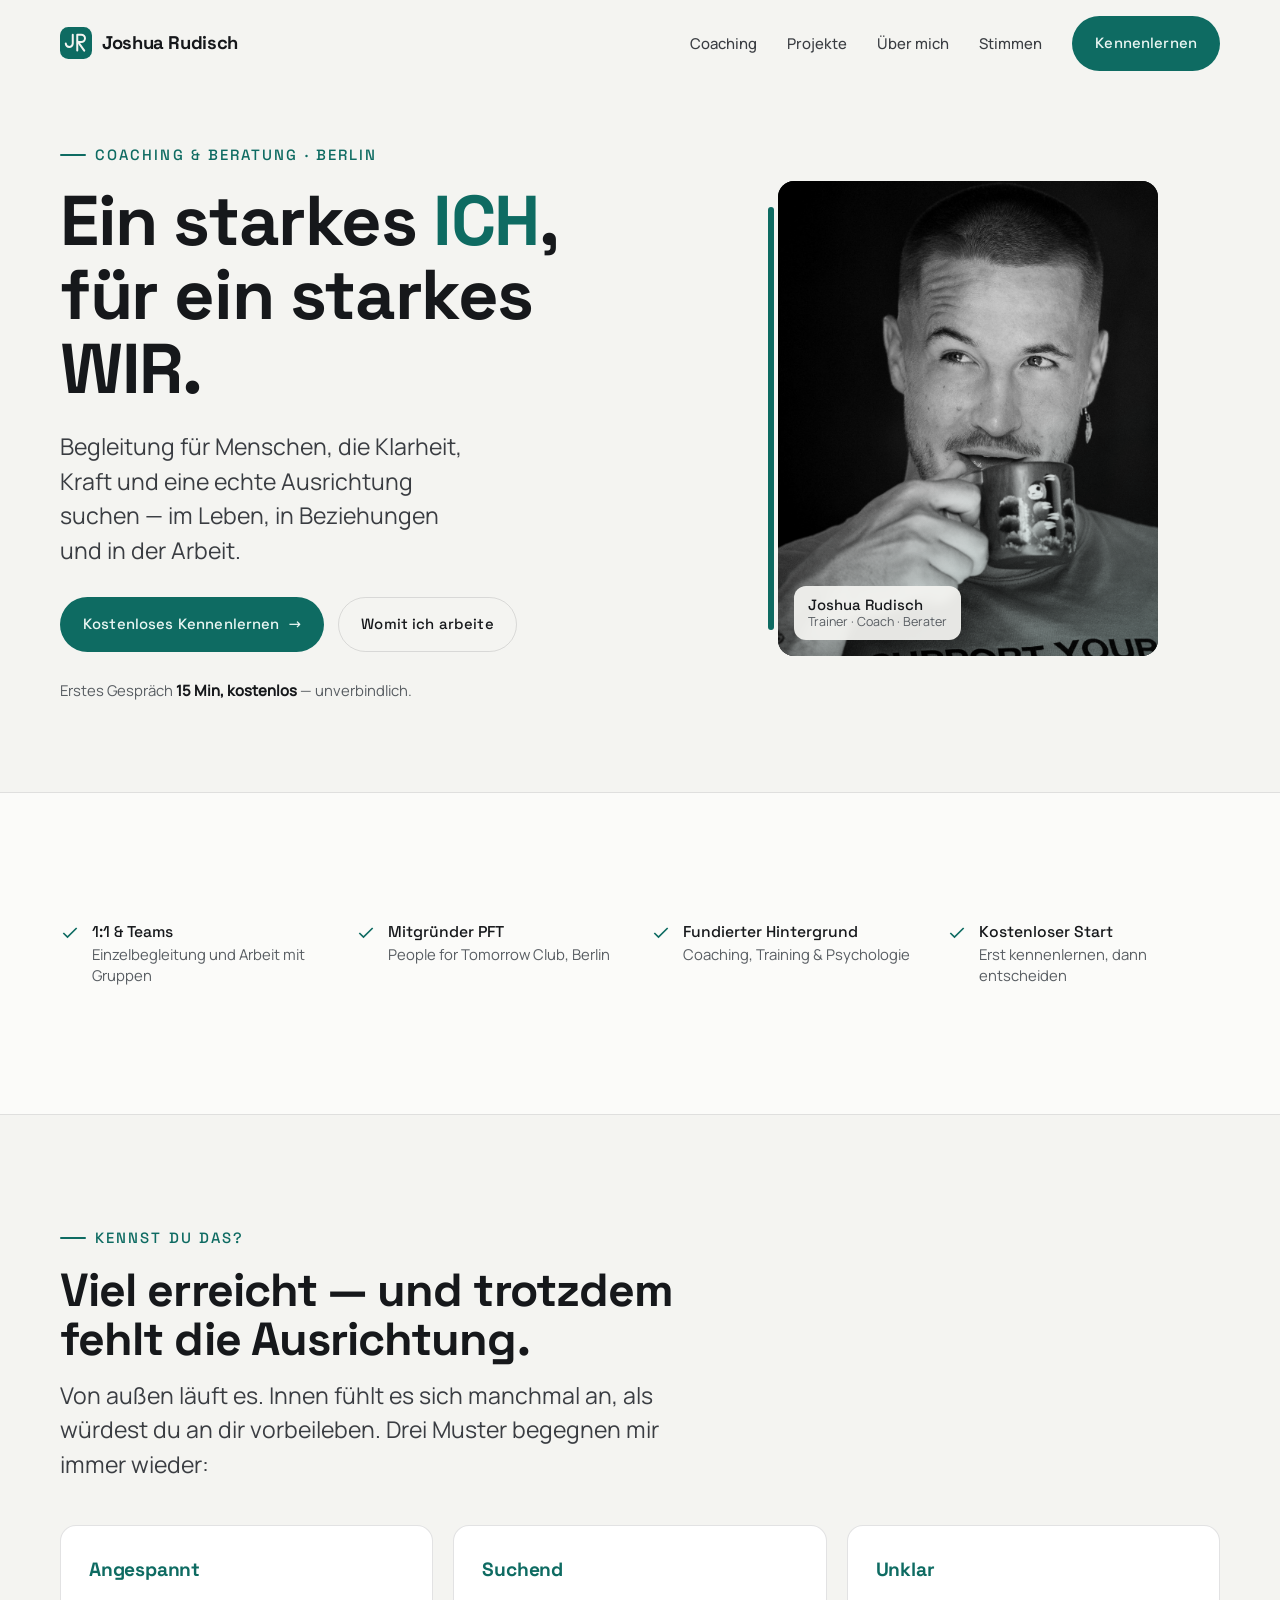
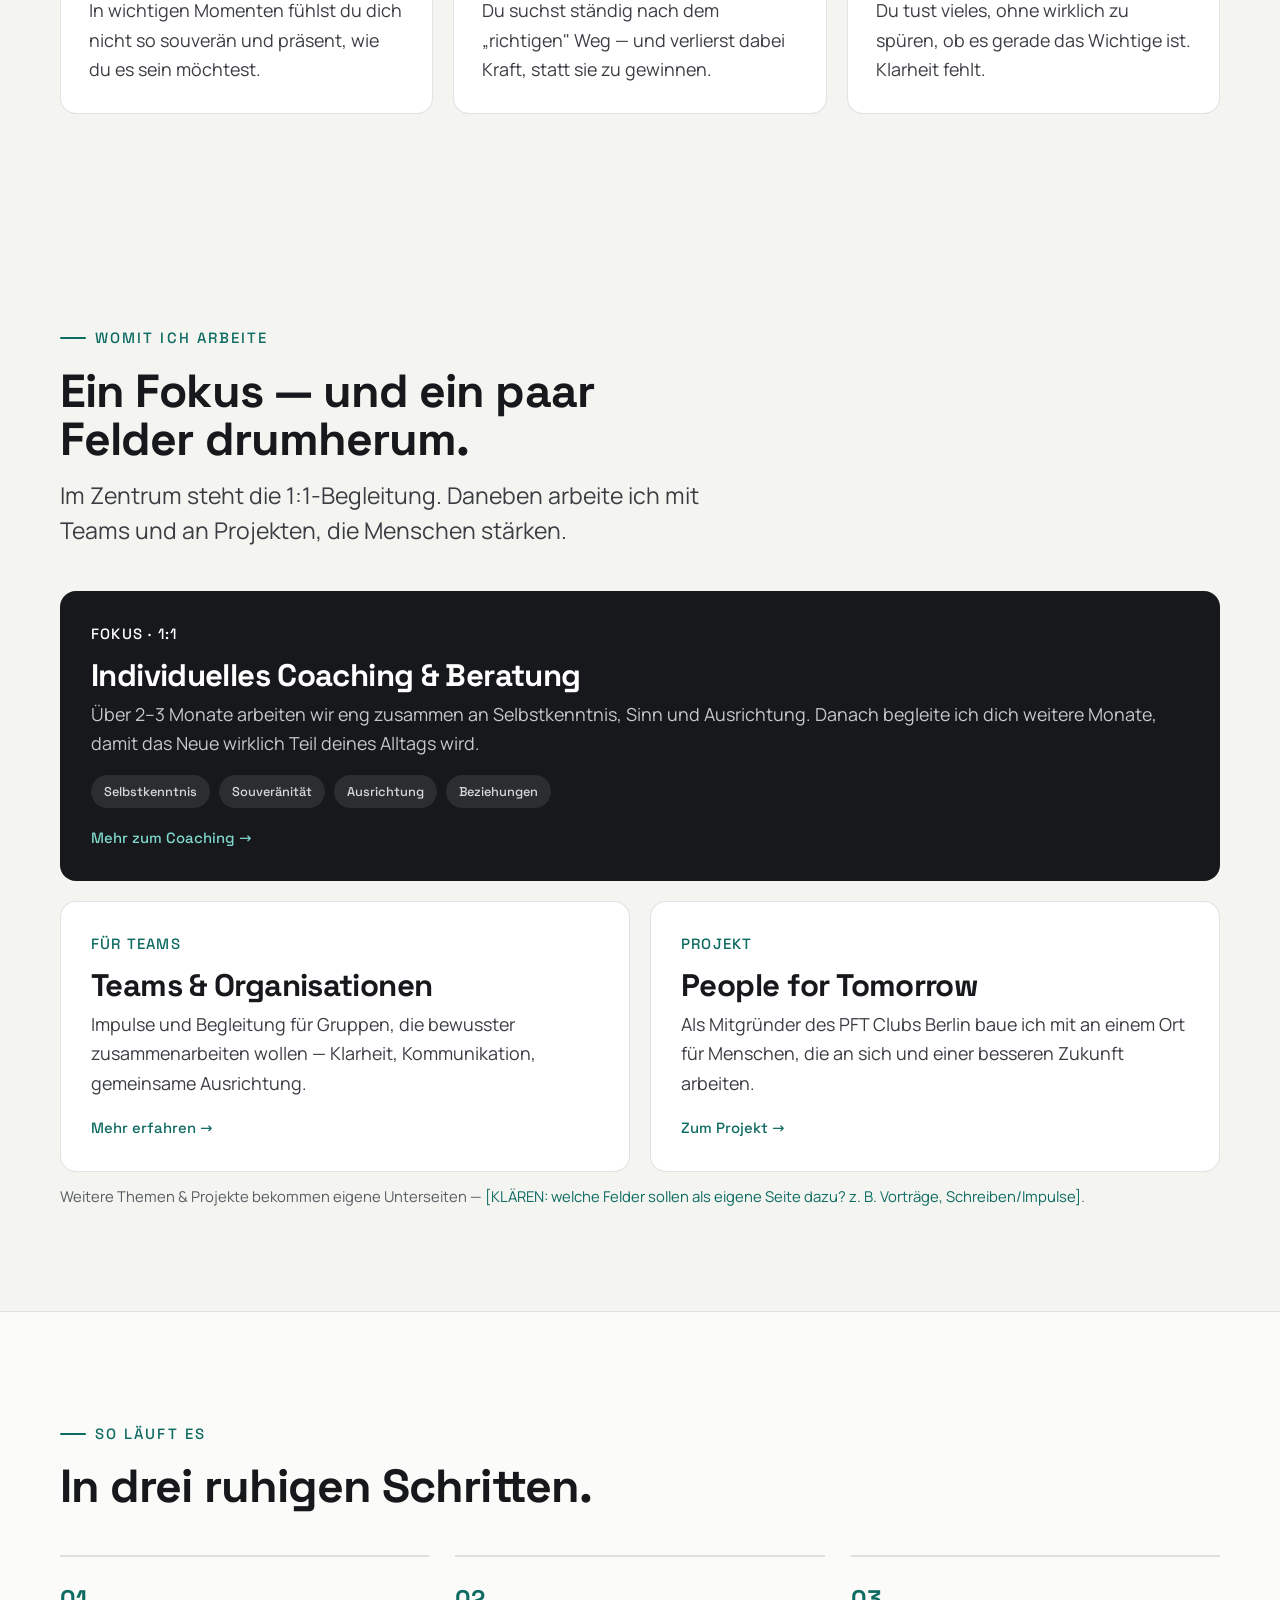
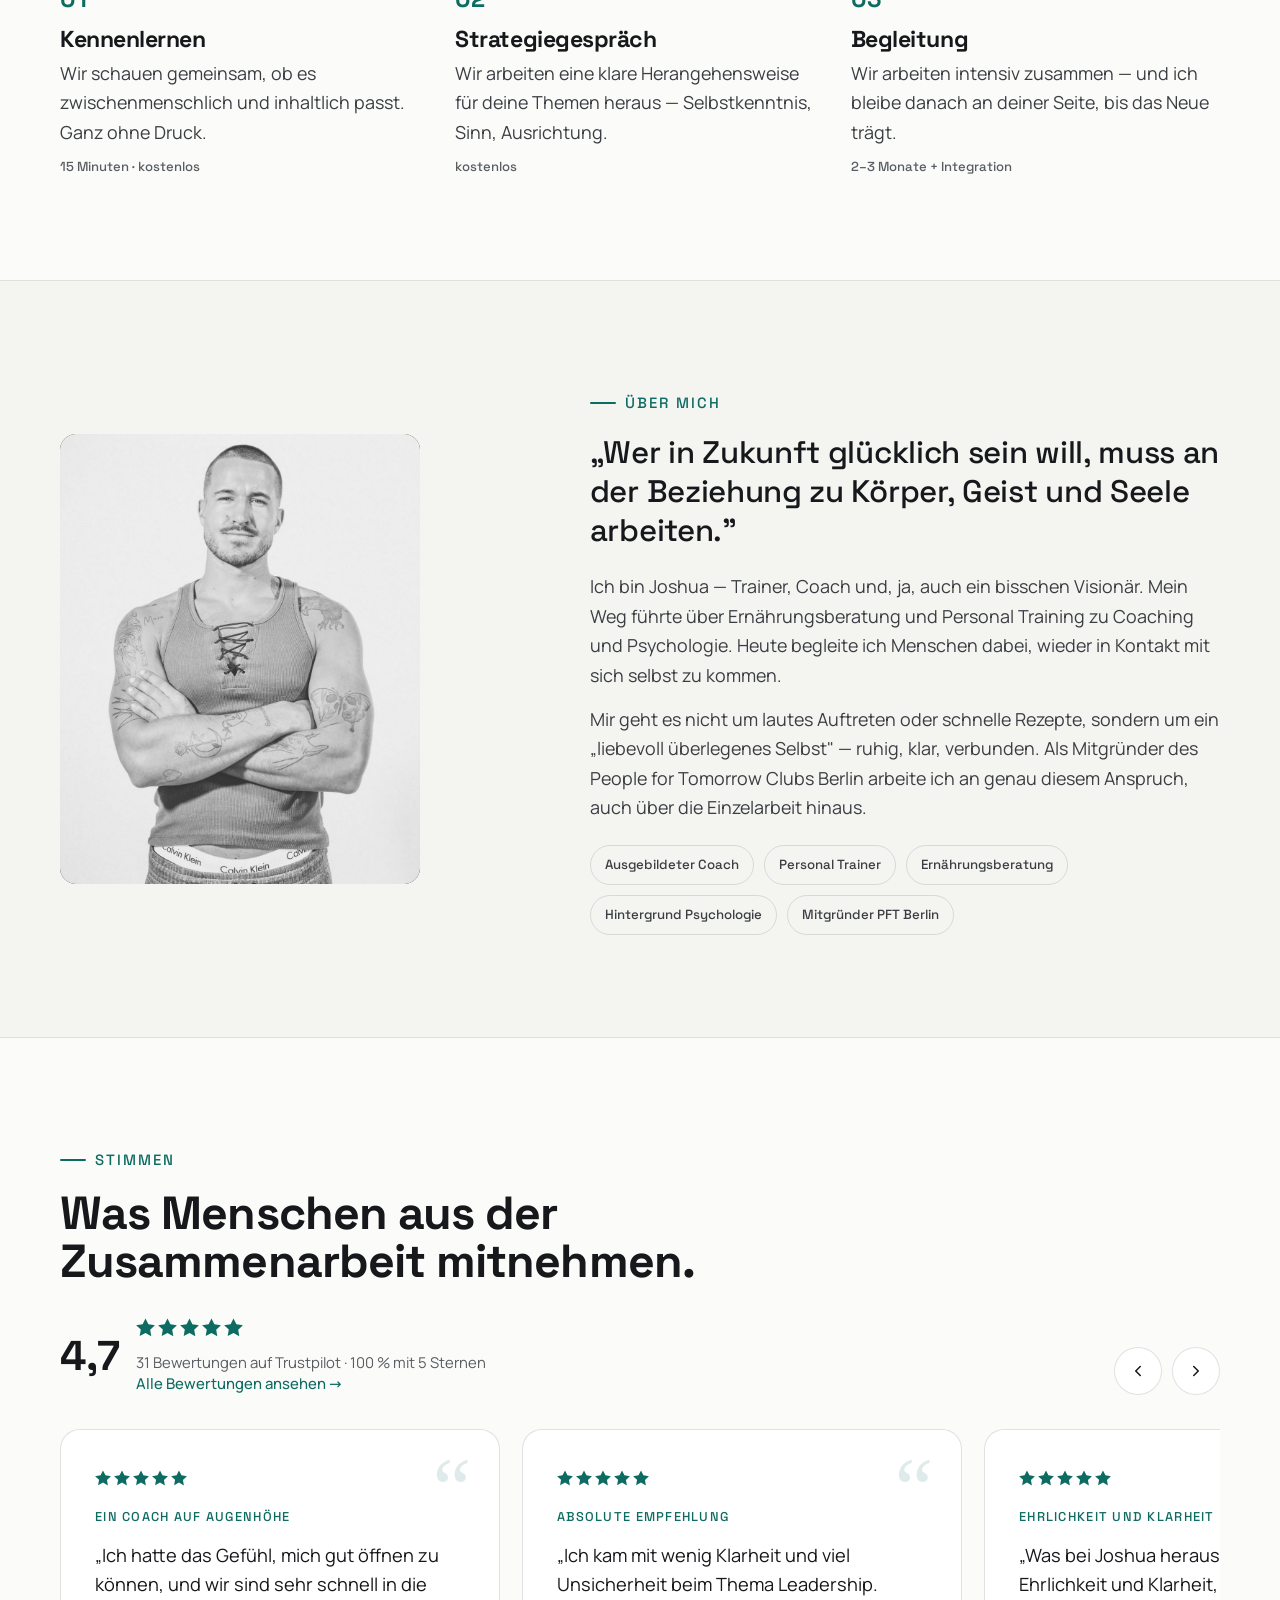
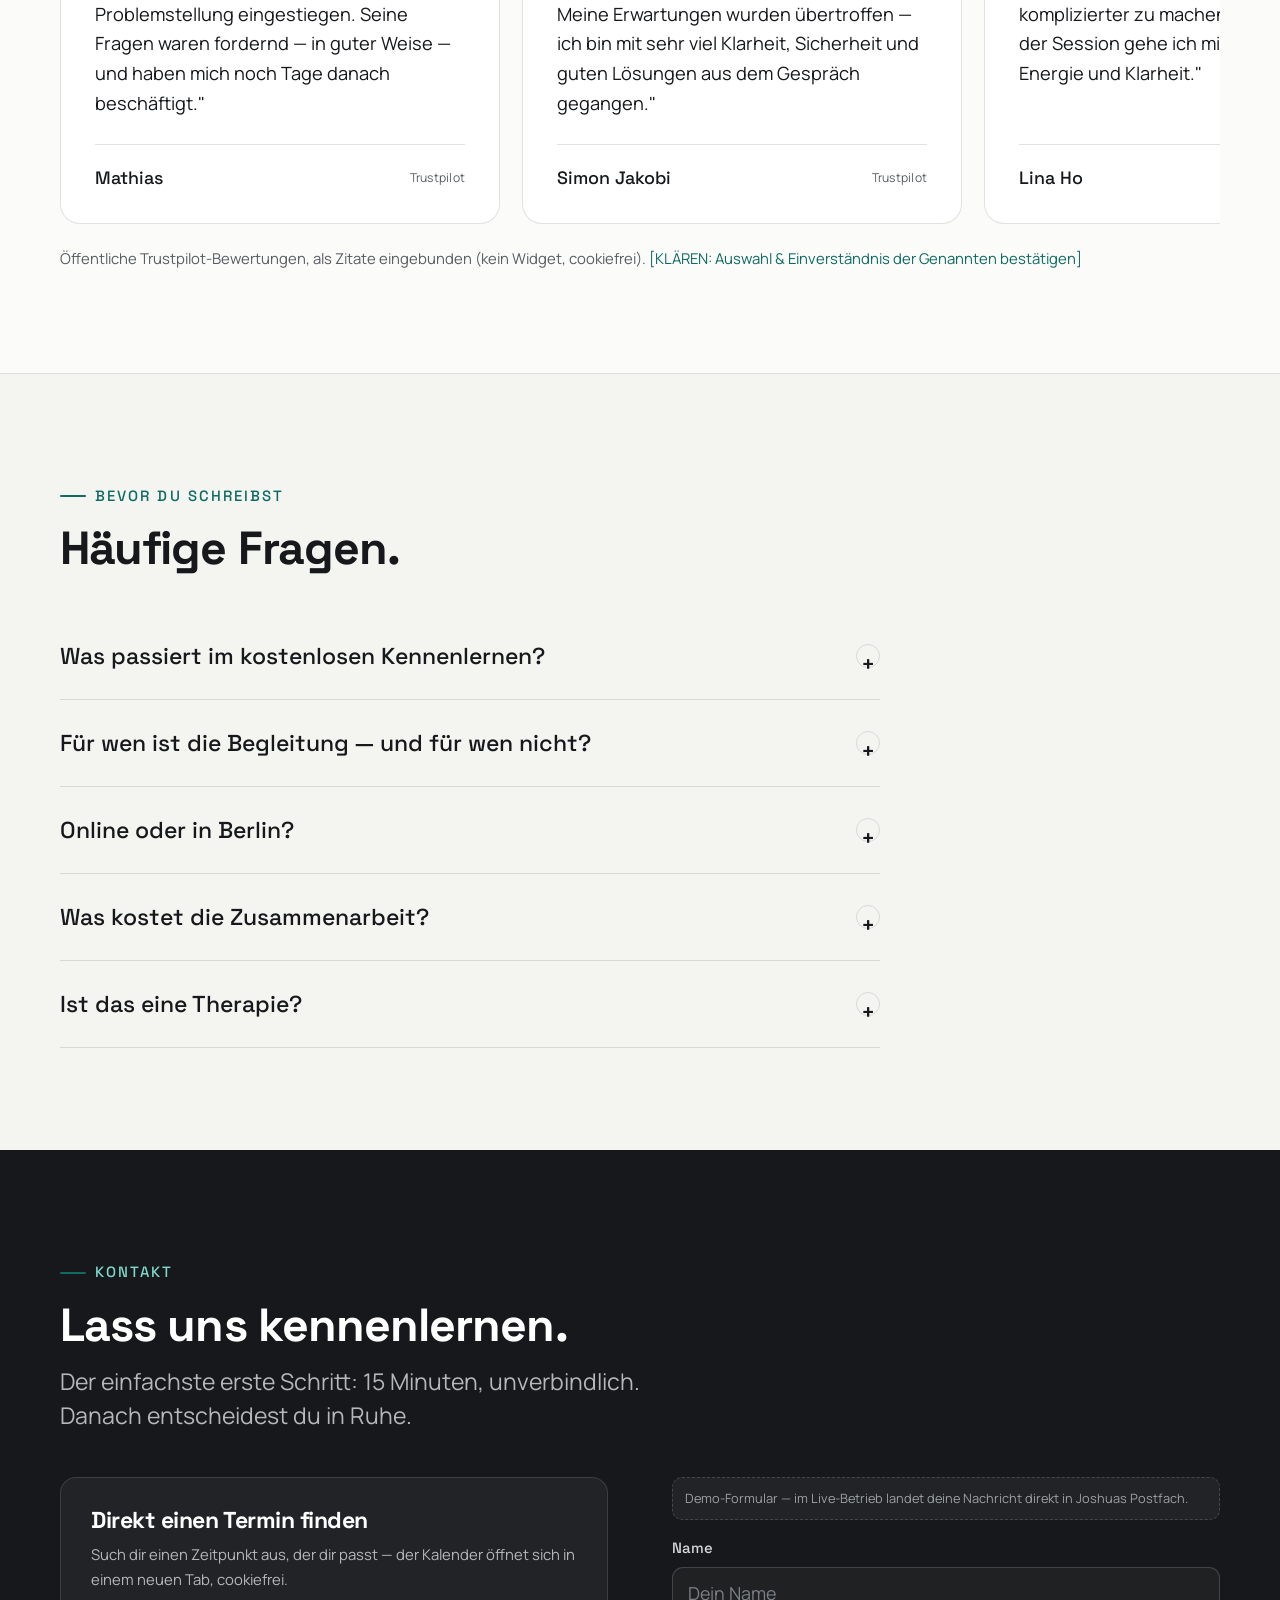
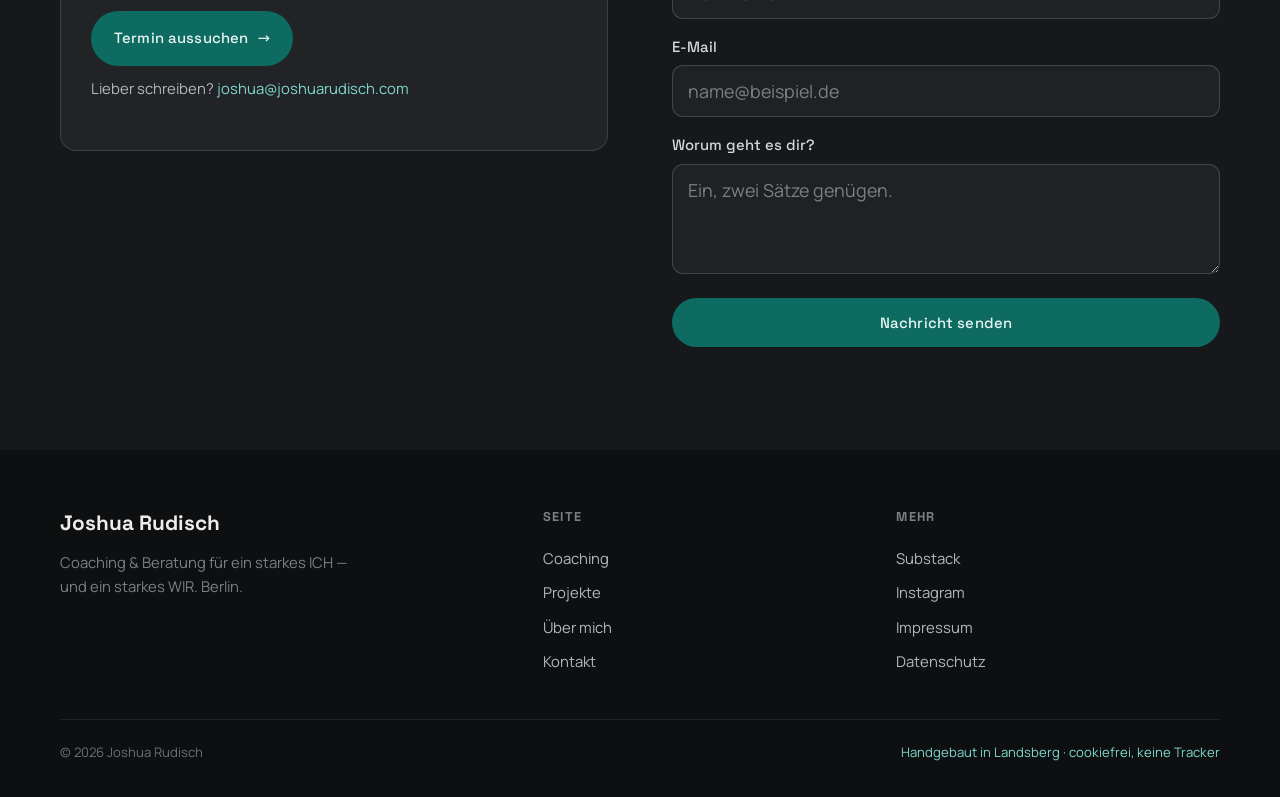
<file: index.html>
<!DOCTYPE html>
<html lang="de">
<head>
<meta charset="utf-8">
<meta name="viewport" content="width=device-width, initial-scale=1">
<script>document.documentElement.classList.add('js')</script>
<!-- ENTFERNEN sobald Impressum+Datenschutz live & freigegeben -->
<meta name="robots" content="noindex, nofollow">
<title>Coaching & Beratung in Berlin | Joshua Rudisch</title>
<meta name="description" content="Joshua Rudisch — Coaching & Beratung in Berlin für Klarheit, Kraft und Ausrichtung. 1:1-Begleitung, Teams und mehr. Kostenloses Kennenlerngespräch.">
<meta property="og:title" content="Joshua Rudisch — Coaching & Beratung in Berlin">
<meta property="og:description" content="Ein starkes ICH, für ein starkes WIR. Begleitung für Menschen, die Klarheit, Kraft und echte Ausrichtung suchen.">
<meta property="og:type" content="website">
<meta property="og:locale" content="de_DE">
<!-- bei Go-Live auf echte Domain -->
<meta property="og:url" content="https://lechcode.github.io/joshua-rudisch-vorschau/">
<meta property="og:image" content="https://lechcode.github.io/joshua-rudisch-vorschau/assets/og.jpg">
<meta property="og:image:width" content="1200">
<meta property="og:image:height" content="630">
<meta name="theme-color" content="#F4F4F1">
<link rel="icon" href="assets/logo.svg">
<link rel="preload" as="font" type="font/woff2" href="assets/fonts/space-grotesk-700.woff2" crossorigin>
<link rel="preload" as="font" type="font/woff2" href="assets/fonts/manrope-400.woff2" crossorigin>
<link rel="stylesheet" href="assets/fonts.css">
<link rel="stylesheet" href="assets/site.css">
</head>
<body>
<a href="#main" class="skip">Zum Inhalt springen</a>

<nav class="nav" id="nav">
  <div class="wrap nav-in">
    <a href="#top" class="brand"><span class="dot">J</span> Joshua Rudisch</a>
    <div class="nav-links">
      <a href="coaching.html">Coaching</a>
      <a href="projekte.html">Projekte</a>
      <a href="#ueber">Über mich</a>
      <a href="#stimmen">Stimmen</a>
      <a href="#kontakt" class="btn btn-primary">Kennenlernen</a>
    </div>
    <button class="burger" id="burger" aria-label="Menü öffnen" aria-expanded="false">
      <span></span><span></span><span></span>
    </button>
  </div>
</nav>
<div class="mobile-menu" id="mmenu">
  <a href="coaching.html">Coaching</a>
  <a href="projekte.html">Projekte</a>
  <a href="#ueber">Über mich</a>
  <a href="#stimmen">Stimmen</a>
  <a href="#kontakt" class="btn btn-primary">Kennenlernen</a>
</div>

<main id="main">
<header class="hero" id="top">
  <div class="wrap hero-grid">
    <div class="hero-copy">
      <span class="eyebrow">Coaching &amp; Beratung · Berlin</span>
      <h1>Ein starkes <em>ICH</em>,<br>für ein starkes WIR.</h1>
      <p class="hero-lead">Begleitung für Menschen, die Klarheit, Kraft und eine echte Ausrichtung suchen — im Leben, in Beziehungen und in der Arbeit.</p>
      <div class="hero-cta">
        <a href="#kontakt" class="btn btn-primary">Kostenloses Kennenlernen <span class="ar">→</span></a>
        <a href="coaching.html" class="btn btn-ghost">Womit ich arbeite</a>
      </div>
      <div class="hero-meta">
        <span>Erstes Gespräch <b>15 Min, kostenlos</b> — unverbindlich.</span>
      </div>
    </div>
    <div class="portrait">
      <span class="bar" aria-hidden="true"></span>
      <figure>
        <img src="assets/joshua-hero-1000.jpg" width="1000" height="1250" alt="Joshua Rudisch, Coach und Berater aus Berlin" fetchpriority="high">
      </figure>
      <div class="tag">Joshua Rudisch<span>Trainer · Coach · Berater</span></div>
    </div>
  </div>
</header>

<section class="trust" aria-label="Auf einen Blick">
  <div class="wrap trust-grid">
    <div class="trust-item"><svg width="20" height="20" viewBox="0 0 24 24" fill="none" stroke="currentColor" stroke-width="2"><path d="M20 6 9 17l-5-5"/></svg><div><b>1:1 &amp; Teams</b>Einzelbegleitung und Arbeit mit Gruppen</div></div>
    <div class="trust-item"><svg width="20" height="20" viewBox="0 0 24 24" fill="none" stroke="currentColor" stroke-width="2"><path d="M20 6 9 17l-5-5"/></svg><div><b>Mitgründer PFT</b>People for Tomorrow Club, Berlin</div></div>
    <div class="trust-item"><svg width="20" height="20" viewBox="0 0 24 24" fill="none" stroke="currentColor" stroke-width="2"><path d="M20 6 9 17l-5-5"/></svg><div><b>Fundierter Hintergrund</b>Coaching, Training &amp; Psychologie</div></div>
    <div class="trust-item"><svg width="20" height="20" viewBox="0 0 24 24" fill="none" stroke="currentColor" stroke-width="2"><path d="M20 6 9 17l-5-5"/></svg><div><b>Kostenloser Start</b>Erst kennenlernen, dann entscheiden</div></div>
  </div>
</section>

<section id="probleme">
  <div class="wrap">
    <div class="sec-head reveal">
      <span class="eyebrow">Kennst du das?</span>
      <h2 style="margin-top:16px">Viel erreicht — und trotzdem fehlt die Ausrichtung.</h2>
      <p>Von außen läuft es. Innen fühlt es sich manchmal an, als würdest du an dir vorbeileben. Drei Muster begegnen mir immer wieder:</p>
    </div>
    <div class="prob-grid">
      <div class="prob reveal"><div class="k">Angespannt</div><p>In wichtigen Momenten fühlst du dich nicht so souverän und präsent, wie du es sein möchtest.</p></div>
      <div class="prob reveal"><div class="k">Suchend</div><p>Du suchst ständig nach dem „richtigen" Weg — und verlierst dabei Kraft, statt sie zu gewinnen.</p></div>
      <div class="prob reveal"><div class="k">Unklar</div><p>Du tust vieles, ohne wirklich zu spüren, ob es gerade das Wichtige ist. Klarheit fehlt.</p></div>
    </div>
  </div>
</section>

<section id="angebote">
  <div class="wrap">
    <div class="sec-head reveal">
      <span class="eyebrow">Womit ich arbeite</span>
      <h2 style="margin-top:16px">Ein Fokus — und ein paar Felder drumherum.</h2>
      <p>Im Zentrum steht die 1:1-Begleitung. Daneben arbeite ich mit Teams und an Projekten, die Menschen stärken.</p>
    </div>
    <div class="offer-grid">
      <a class="offer feature reveal" href="coaching.html">
        <span class="num">FOKUS · 1:1</span>
        <h3>Individuelles Coaching &amp; Beratung</h3>
        <p>Über 2–3 Monate arbeiten wir eng zusammen an Selbstkenntnis, Sinn und Ausrichtung. Danach begleite ich dich weitere Monate, damit das Neue wirklich Teil deines Alltags wird.</p>
        <div class="chips">
          <span class="chip">Selbstkenntnis</span><span class="chip">Souveränität</span><span class="chip">Ausrichtung</span><span class="chip">Beziehungen</span>
        </div>
        <span class="go">Mehr zum Coaching →</span>
      </a>
      <a class="offer reveal" href="projekte.html">
        <span class="num">FÜR TEAMS</span>
        <h3>Teams &amp; Organisationen</h3>
        <p>Impulse und Begleitung für Gruppen, die bewusster zusammenarbeiten wollen — Klarheit, Kommunikation, gemeinsame Ausrichtung.</p>
        <span class="go">Mehr erfahren →</span>
      </a>
      <a class="offer reveal" href="projekte.html">
        <span class="num">PROJEKT</span>
        <h3>People for Tomorrow</h3>
        <p>Als Mitgründer des PFT Clubs Berlin baue ich mit an einem Ort für Menschen, die an sich und einer besseren Zukunft arbeiten.</p>
        <span class="go">Zum Projekt →</span>
      </a>
    </div>
    <p class="lead-note reveal">Weitere Themen &amp; Projekte bekommen eigene Unterseiten — <span style="color:var(--petrol)">[KLÄREN: welche Felder sollen als eigene Seite dazu? z. B. Vorträge, Schreiben/Impulse]</span>.</p>
  </div>
</section>

<section id="ablauf" style="background:var(--surface-2);border-block:1px solid var(--line)">
  <div class="wrap">
    <div class="sec-head reveal">
      <span class="eyebrow">So läuft es</span>
      <h2 style="margin-top:16px">In drei ruhigen Schritten.</h2>
    </div>
    <div class="steps">
      <div class="step reveal"><h3>Kennenlernen</h3><p>Wir schauen gemeinsam, ob es zwischenmenschlich und inhaltlich passt. Ganz ohne Druck.</p><div class="dur">15 Minuten · kostenlos</div></div>
      <div class="step reveal"><h3>Strategiegespräch</h3><p>Wir arbeiten eine klare Herangehensweise für deine Themen heraus — Selbstkenntnis, Sinn, Ausrichtung.</p><div class="dur">kostenlos</div></div>
      <div class="step reveal"><h3>Begleitung</h3><p>Wir arbeiten intensiv zusammen — und ich bleibe danach an deiner Seite, bis das Neue trägt.</p><div class="dur">2–3 Monate + Integration</div></div>
    </div>
  </div>
</section>

<section id="ueber">
  <div class="wrap about">
    <div class="about-figure reveal">
      <img src="assets/about-portrait.jpg" width="1000" height="1250" alt="Joshua Rudisch, Coach aus Berlin" loading="lazy" decoding="async">
    </div>
    <div class="reveal">
      <span class="eyebrow">Über mich</span>
      <p class="quote" style="margin-top:18px">„Wer in Zukunft glücklich sein will, muss an der Beziehung zu Körper, Geist und Seele arbeiten."</p>
      <p>Ich bin Joshua — Trainer, Coach und, ja, auch ein bisschen Visionär. Mein Weg führte über Ernährungsberatung und Personal Training zu Coaching und Psychologie. Heute begleite ich Menschen dabei, wieder in Kontakt mit sich selbst zu kommen.</p>
      <p>Mir geht es nicht um lautes Auftreten oder schnelle Rezepte, sondern um ein „liebevoll überlegenes Selbst" — ruhig, klar, verbunden. Als Mitgründer des People for Tomorrow Clubs Berlin arbeite ich an genau diesem Anspruch, auch über die Einzelarbeit hinaus.</p>
      <div class="quals">
        <span class="qual">Ausgebildeter Coach</span>
        <span class="qual">Personal Trainer</span>
        <span class="qual">Ernährungsberatung</span>
        <span class="qual">Hintergrund Psychologie</span>
        <span class="qual">Mitgründer PFT Berlin</span>
      </div>
    </div>
  </div>
</section>

<section id="stimmen" class="voices">
  <div class="wrap">
    <div class="sec-head reveal">
      <span class="eyebrow">Stimmen</span>
      <h2 style="margin-top:16px">Was Menschen aus der Zusammenarbeit mitnehmen.</h2>
    </div>
    <svg width="0" height="0" style="position:absolute" aria-hidden="true"><symbol id="tp-star" viewBox="0 0 24 24"><path d="M12 .587l3.668 7.431 8.2 1.192-5.934 5.784 1.401 8.169L12 18.896l-7.335 3.857 1.401-8.169L.132 9.21l8.2-1.192z"/></symbol></svg>
    <div class="tp-head reveal">
      <div class="tp-rating">
        <span class="tp-score">4,7</span>
        <div>
          <span class="tp-stars" aria-label="4,7 von 5 Sternen"><svg><use href="#tp-star"/></svg><svg><use href="#tp-star"/></svg><svg><use href="#tp-star"/></svg><svg><use href="#tp-star"/></svg><svg><use href="#tp-star"/></svg></span>
          <div class="meta">31 Bewertungen auf Trustpilot · 100 % mit 5 Sternen<br><a href="https://de.trustpilot.com/review/joshuarudisch.com" target="_blank" rel="noopener noreferrer">Alle Bewertungen ansehen →</a></div>
        </div>
      </div>
      <div class="tp-nav">
        <button type="button" data-tp="-1" aria-label="Vorherige Stimme"><svg width="18" height="18" viewBox="0 0 24 24" fill="none" stroke="currentColor" stroke-width="2" stroke-linecap="round" stroke-linejoin="round"><path d="M15 6l-6 6 6 6"/></svg></button>
        <button type="button" data-tp="1" aria-label="Nächste Stimme"><svg width="18" height="18" viewBox="0 0 24 24" fill="none" stroke="currentColor" stroke-width="2" stroke-linecap="round" stroke-linejoin="round"><path d="M9 6l6 6-6 6"/></svg></button>
      </div>
    </div>
    <div class="tp-track" id="tpTrack">
      <article class="tcard reveal"><span class="tstars" aria-label="5 von 5 Sternen"><svg><use href="#tp-star"/></svg><svg><use href="#tp-star"/></svg><svg><use href="#tp-star"/></svg><svg><use href="#tp-star"/></svg><svg><use href="#tp-star"/></svg></span>
        <div class="tt">Ein Coach auf Augenhöhe</div>
        <p class="tq">„Ich hatte das Gefühl, mich gut öffnen zu können, und wir sind sehr schnell in die Problemstellung eingestiegen. Seine Fragen waren fordernd — in guter Weise — und haben mich noch Tage danach beschäftigt."</p>
        <div class="ta"><span class="nm">Mathias</span><span class="src">Trustpilot</span></div>
      </article>
      <article class="tcard reveal"><span class="tstars" aria-label="5 von 5 Sternen"><svg><use href="#tp-star"/></svg><svg><use href="#tp-star"/></svg><svg><use href="#tp-star"/></svg><svg><use href="#tp-star"/></svg><svg><use href="#tp-star"/></svg></span>
        <div class="tt">Absolute Empfehlung</div>
        <p class="tq">„Ich kam mit wenig Klarheit und viel Unsicherheit beim Thema Leadership. Meine Erwartungen wurden übertroffen — ich bin mit sehr viel Klarheit, Sicherheit und guten Lösungen aus dem Gespräch gegangen."</p>
        <div class="ta"><span class="nm">Simon Jakobi</span><span class="src">Trustpilot</span></div>
      </article>
      <article class="tcard reveal"><span class="tstars" aria-label="5 von 5 Sternen"><svg><use href="#tp-star"/></svg><svg><use href="#tp-star"/></svg><svg><use href="#tp-star"/></svg><svg><use href="#tp-star"/></svg><svg><use href="#tp-star"/></svg></span>
        <div class="tt">Ehrlichkeit und Klarheit</div>
        <p class="tq">„Was bei Joshua heraussticht, ist seine Ehrlichkeit und Klarheit, Dinge nicht komplizierter zu machen, als sie sind. Aus der Session gehe ich mit Selbstvertrauen, Energie und Klarheit."</p>
        <div class="ta"><span class="nm">Lina Ho</span><span class="src">Trustpilot</span></div>
      </article>
      <article class="tcard reveal"><span class="tstars" aria-label="5 von 5 Sternen"><svg><use href="#tp-star"/></svg><svg><use href="#tp-star"/></svg><svg><use href="#tp-star"/></svg><svg><use href="#tp-star"/></svg><svg><use href="#tp-star"/></svg></span>
        <div class="tt">Direkt und ehrlich — und doch empathisch</div>
        <p class="tq">„Seine radikale Ehrlichkeit und die Direktheit, mit der er agiert, sind einzigartig. Die perfekte Mischung aus klar und deutlich, dennoch stets empathisch."</p>
        <div class="ta"><span class="nm">Moritz Mümmler</span><span class="src">Trustpilot</span></div>
      </article>
      <article class="tcard reveal"><span class="tstars" aria-label="5 von 5 Sternen"><svg><use href="#tp-star"/></svg><svg><use href="#tp-star"/></svg><svg><use href="#tp-star"/></svg><svg><use href="#tp-star"/></svg><svg><use href="#tp-star"/></svg></span>
        <div class="tt">Jede Session hat mehr bewegt, als ich erwartet hätte</div>
        <p class="tq">„Mit seiner humorvollen, aber direkten und ehrlichen Art hat er mir geholfen, in die Eigenverantwortung zu kommen. Nach jeder Session bin ich motivierter und leichter rausgegangen."</p>
        <div class="ta"><span class="nm">Annabell</span><span class="src">Trustpilot</span></div>
      </article>
      <article class="tcard reveal"><span class="tstars" aria-label="5 von 5 Sternen"><svg><use href="#tp-star"/></svg><svg><use href="#tp-star"/></svg><svg><use href="#tp-star"/></svg><svg><use href="#tp-star"/></svg><svg><use href="#tp-star"/></svg></span>
        <div class="tt">Sehr professionell abgeholt</div>
        <p class="tq">„Er hat meine ‚Baustellen' schnell erkannt und hatte direkt mehrere Lösungswege parat. Gerade beim wichtigsten Thema — der Beziehung zu meiner Familie — hat er mir sehr weitergeholfen."</p>
        <div class="ta"><span class="nm">Jean Philipp Wagner</span><span class="src">Trustpilot</span></div>
      </article>
    </div>
    <p class="lead-note reveal">Öffentliche Trustpilot-Bewertungen, als Zitate eingebunden (kein Widget, cookiefrei). <span style="color:var(--petrol)">[KLÄREN: Auswahl &amp; Einverständnis der Genannten bestätigen]</span></p>
  </div>
</section>

<section id="faq">
  <div class="wrap">
    <div class="sec-head reveal">
      <span class="eyebrow">Bevor du schreibst</span>
      <h2 style="margin-top:16px">Häufige Fragen.</h2>
    </div>
    <div class="faq reveal">
      <details><summary>Was passiert im kostenlosen Kennenlernen?<span class="ic">+</span></summary><p>Wir sprechen 15 Minuten locker miteinander: worum es dir geht, was du dir wünschst — und ob es zwischen uns passt. Kein Verkaufsgespräch, keine Verpflichtung.</p></details>
      <details><summary>Für wen ist die Begleitung — und für wen nicht?<span class="ic">+</span></summary><p>Für Menschen, die bereit sind, ehrlich hinzuschauen und etwas zu verändern. Weniger geeignet, wenn du eine schnelle Lösung „von außen" erwartest, ohne selbst mitzugehen.</p></details>
      <details><summary>Online oder in Berlin?<span class="ic">+</span></summary><p>Beides ist möglich. <span style="color:var(--petrol)">[KLÄREN: Ort/Format &amp; Verfügbarkeiten]</span></p></details>
      <details><summary>Was kostet die Zusammenarbeit?<span class="ic">+</span></summary><p>Das Kennenlernen ist kostenlos. Zu den Konditionen der Begleitung sprechen wir persönlich, wenn klar ist, was du brauchst. <span style="color:var(--petrol)">[KLÄREN: Preise/Preisrahmen]</span></p></details>
      <details><summary>Ist das eine Therapie?<span class="ic">+</span></summary><p>Nein. Coaching ist Begleitung und Persönlichkeitsentwicklung, keine Heilbehandlung. In akuten Krisen wende dich bitte an ärztliche Hilfe oder die Telefonseelsorge (0800 111 0 111).</p></details>
    </div>
  </div>
</section>

<section id="kontakt" class="contact">
  <div class="wrap">
    <div class="sec-head reveal">
      <span class="eyebrow" style="color:#7FD8CC">Kontakt</span>
      <h2 style="margin-top:16px">Lass uns kennenlernen.</h2>
      <p class="sub">Der einfachste erste Schritt: 15 Minuten, unverbindlich. Danach entscheidest du in Ruhe.</p>
    </div>
    <div class="contact-grid">
      <div class="book reveal">
        <h3>Direkt einen Termin finden</h3>
        <p>Such dir einen Zeitpunkt aus, der dir passt — der Kalender öffnet sich in einem neuen Tab, cookiefrei.</p>
        <a href="https://calendly.com/joshua-rudisch-pftcoaching" target="_blank" rel="noopener noreferrer" class="btn btn-primary">Termin aussuchen <span class="ar">→</span></a>
        <p class="altc">Lieber schreiben? <a href="mailto:joshua@joshuarudisch.com">joshua@joshuarudisch.com</a></p>
      </div>
      <form class="reveal" onsubmit="event.preventDefault();this.querySelector('.demo-ok').style.display='block';">
        <div class="demo-note">Demo-Formular — im Live-Betrieb landet deine Nachricht direkt in Joshuas Postfach.</div>
        <label for="name">Name</label>
        <input id="name" name="name" placeholder="Dein Name" required>
        <label for="mail">E-Mail</label>
        <input id="mail" name="mail" type="email" placeholder="name@beispiel.de" required>
        <label for="msg">Worum geht es dir?</label>
        <textarea id="msg" name="msg" placeholder="Ein, zwei Sätze genügen."></textarea>
        <button type="submit" class="btn btn-primary" style="width:100%;justify-content:center">Nachricht senden</button>
        <p class="demo-ok" style="display:none;color:#7FD8CC;margin-top:14px;font-size:var(--step--1)">Danke — im Live-Betrieb wäre deine Nachricht jetzt unterwegs. Bis wir sprechen: einmal tief durchatmen.</p>
      </form>
    </div>
  </div>
</section>
</main>

<footer class="site-footer">
  <div class="wrap">
    <div class="foot-top">
      <div class="foot-brand">Joshua Rudisch
        <p>Coaching &amp; Beratung für ein starkes ICH — und ein starkes WIR. Berlin.</p>
      </div>
      <div class="foot-col">
        <h4>Seite</h4>
        <a href="coaching.html">Coaching</a>
        <a href="projekte.html">Projekte</a>
        <a href="#ueber">Über mich</a>
        <a href="#kontakt">Kontakt</a>
      </div>
      <div class="foot-col">
        <h4>Mehr</h4>
        <a href="https://joshuarudisch.substack.com" target="_blank" rel="noopener noreferrer">Substack</a>
        <a href="https://www.instagram.com/joshuarudisch" target="_blank" rel="noopener noreferrer">Instagram</a>
        <a href="impressum.html">Impressum</a>
        <a href="datenschutz.html">Datenschutz</a>
      </div>
    </div>
    <div class="foot-bot">
      <span>© 2026 Joshua Rudisch</span>
      <span class="made">Handgebaut in Landsberg · cookiefrei, keine Tracker</span>
    </div>
  </div>
</footer>

<script src="assets/site.js" defer></script>
</body>
</html>
</file>
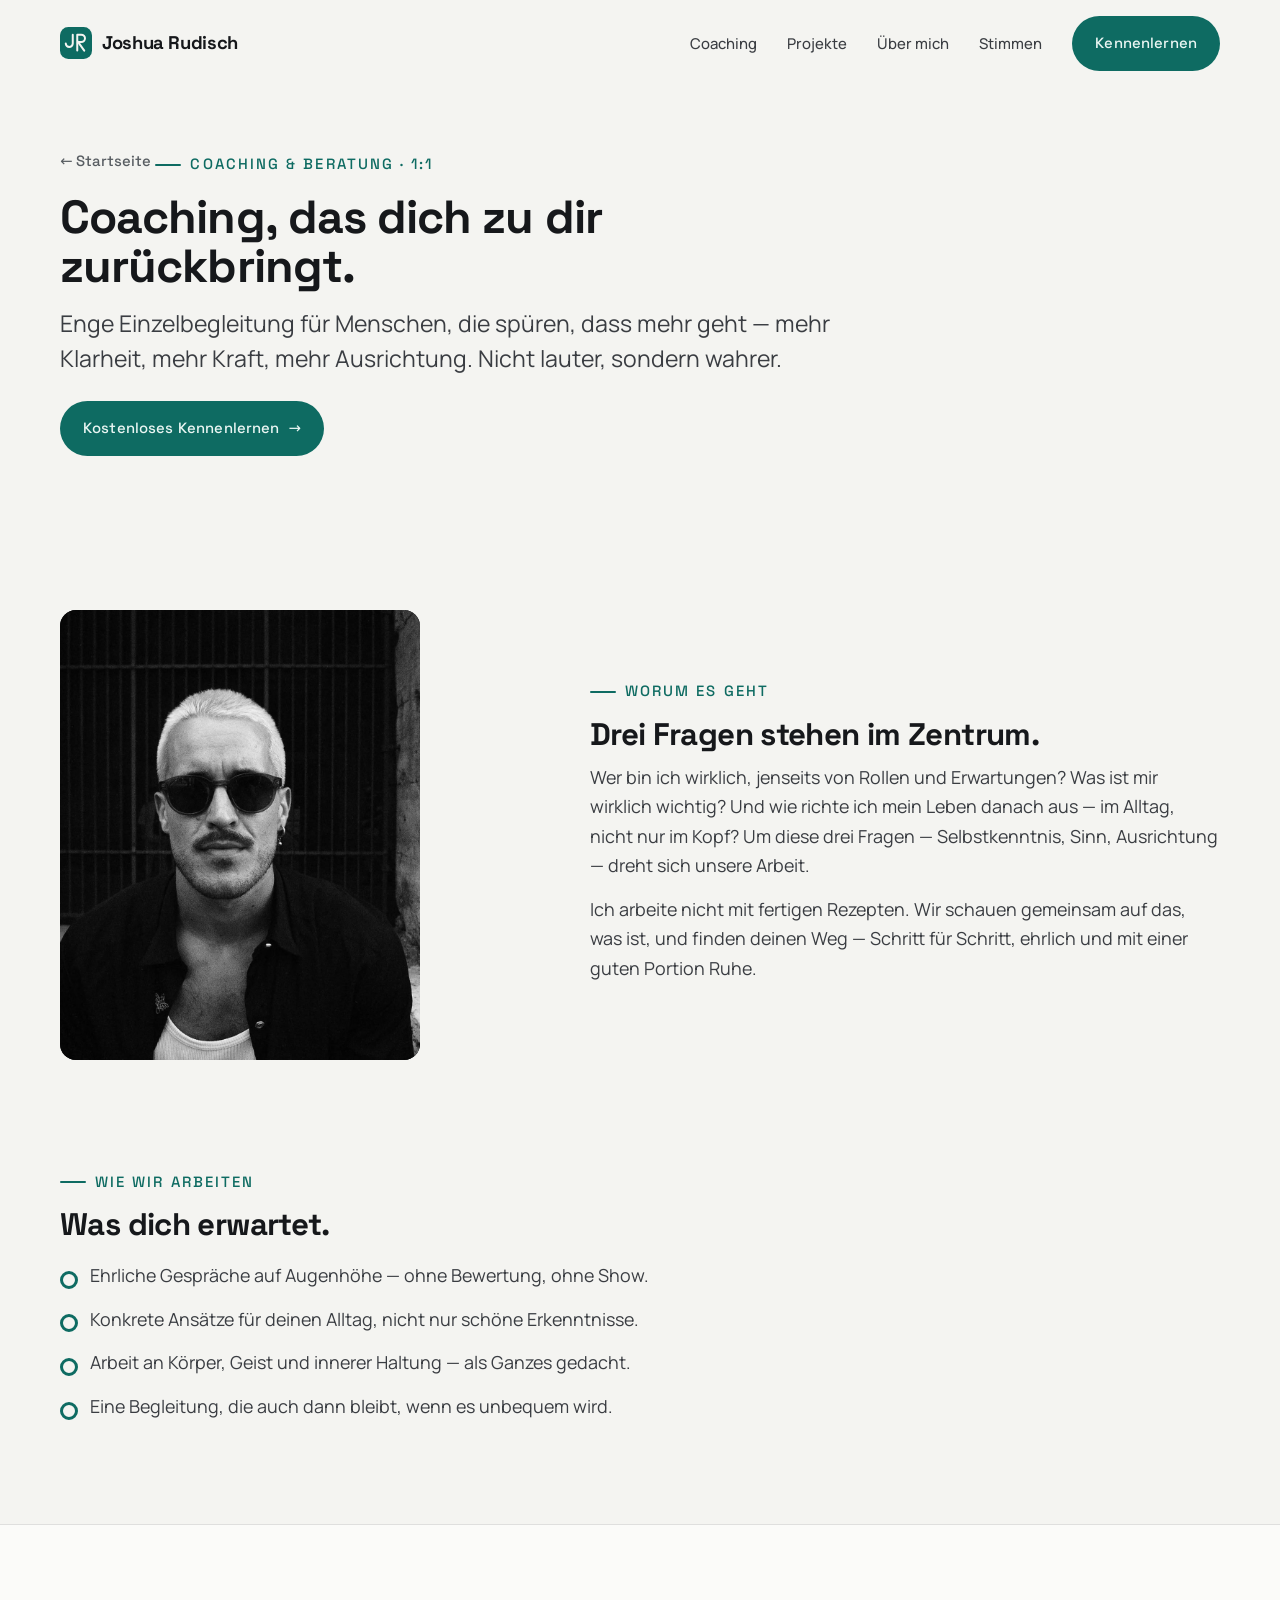
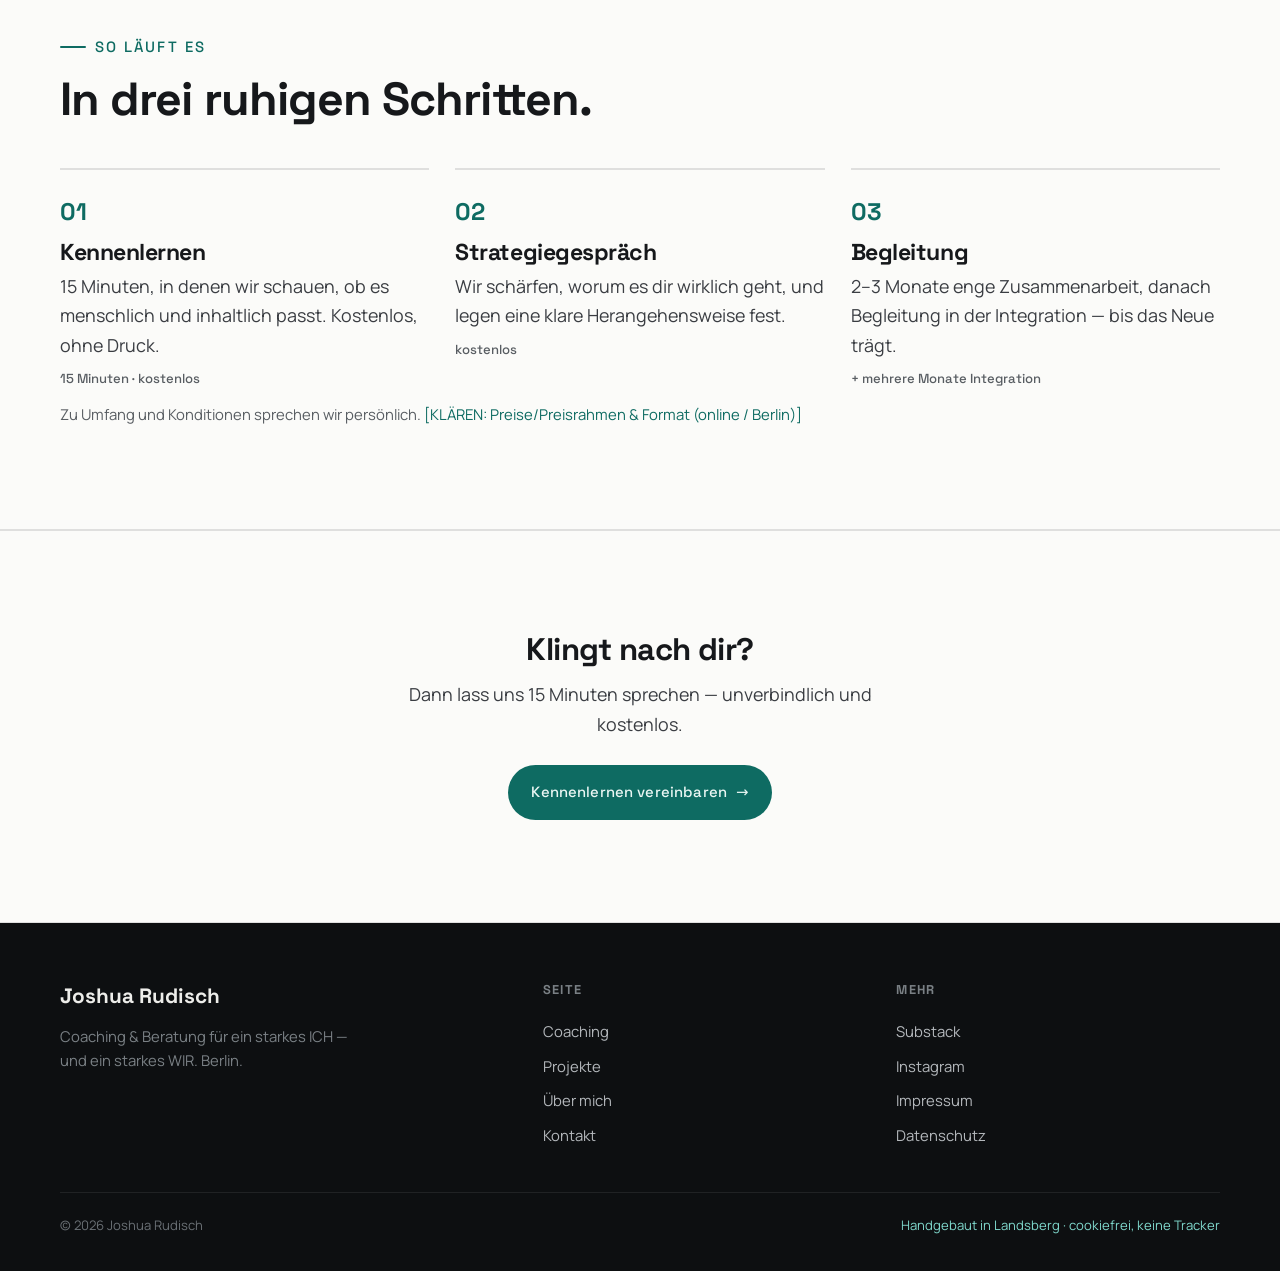
<file: coaching.html>
<!DOCTYPE html>
<html lang="de">
<head>
<meta charset="utf-8">
<meta name="viewport" content="width=device-width, initial-scale=1">
<script>document.documentElement.classList.add('js')</script>
<!-- ENTFERNEN sobald Impressum+Datenschutz live & freigegeben -->
<meta name="robots" content="noindex, nofollow">
<title>1:1 Coaching &amp; Beratung in Berlin | Joshua Rudisch</title>
<meta name="description" content="Individuelles Coaching bei Joshua Rudisch in Berlin: Selbstkenntnis, Sinn und Ausrichtung. Enge Begleitung über 2–3 Monate plus Integration. Kostenloses Kennenlernen.">
<meta property="og:title" content="1:1 Coaching &amp; Beratung — Joshua Rudisch">
<meta property="og:description" content="Enge Begleitung für Klarheit, Kraft und echte Ausrichtung. Berlin & online.">
<meta property="og:type" content="website">
<meta property="og:locale" content="de_DE">
<!-- bei Go-Live auf echte Domain -->
<meta property="og:url" content="https://lechcode.github.io/joshua-rudisch-vorschau/coaching.html">
<meta property="og:image" content="https://lechcode.github.io/joshua-rudisch-vorschau/assets/og.jpg">
<meta name="theme-color" content="#F4F4F1">
<link rel="icon" href="assets/logo.svg">
<link rel="preload" as="font" type="font/woff2" href="assets/fonts/space-grotesk-700.woff2" crossorigin>
<link rel="stylesheet" href="assets/fonts.css">
<link rel="stylesheet" href="assets/site.css">
</head>
<body>
<a href="#main" class="skip">Zum Inhalt springen</a>

<nav class="nav" id="nav">
  <div class="wrap nav-in">
    <a href="index.html" class="brand"><span class="dot">J</span> Joshua Rudisch</a>
    <div class="nav-links">
      <a href="coaching.html">Coaching</a>
      <a href="projekte.html">Projekte</a>
      <a href="index.html#ueber">Über mich</a>
      <a href="index.html#stimmen">Stimmen</a>
      <a href="index.html#kontakt" class="btn btn-primary">Kennenlernen</a>
    </div>
    <button class="burger" id="burger" aria-label="Menü öffnen" aria-expanded="false"><span></span><span></span><span></span></button>
  </div>
</nav>
<div class="mobile-menu" id="mmenu">
  <a href="coaching.html">Coaching</a>
  <a href="projekte.html">Projekte</a>
  <a href="index.html#ueber">Über mich</a>
  <a href="index.html#stimmen">Stimmen</a>
  <a href="index.html#kontakt" class="btn btn-primary">Kennenlernen</a>
</div>

<main id="main">
<header class="subhero">
  <div class="wrap">
    <a href="index.html" class="back">← Startseite</a>
    <span class="eyebrow" style="margin-top:18px">Coaching &amp; Beratung · 1:1</span>
    <h1>Coaching, das dich zu dir zurückbringt.</h1>
    <p class="lead">Enge Einzelbegleitung für Menschen, die spüren, dass mehr geht — mehr Klarheit, mehr Kraft, mehr Ausrichtung. Nicht lauter, sondern wahrer.</p>
    <div class="hero-cta" style="margin-top:26px">
      <a href="index.html#kontakt" class="btn btn-primary">Kostenloses Kennenlernen <span class="ar">→</span></a>
    </div>
  </div>
</header>

<section>
  <div class="wrap about">
    <div class="about-figure reveal">
      <img src="assets/coaching-portrait.jpg" width="1000" height="1250" alt="Joshua Rudisch" loading="lazy" decoding="async">
    </div>
    <div class="reveal">
      <span class="eyebrow">Worum es geht</span>
      <h3 style="font-size:var(--step-2);margin:14px 0 12px">Drei Fragen stehen im Zentrum.</h3>
      <p style="color:var(--ink-soft);margin-bottom:14px">Wer bin ich wirklich, jenseits von Rollen und Erwartungen? Was ist mir wirklich wichtig? Und wie richte ich mein Leben danach aus — im Alltag, nicht nur im Kopf? Um diese drei Fragen — Selbstkenntnis, Sinn, Ausrichtung — dreht sich unsere Arbeit.</p>
      <p style="color:var(--ink-soft)">Ich arbeite nicht mit fertigen Rezepten. Wir schauen gemeinsam auf das, was ist, und finden deinen Weg — Schritt für Schritt, ehrlich und mit einer guten Portion Ruhe.</p>
    </div>
  </div>
</section>

<section style="padding-top:0">
  <div class="wrap">
    <div class="prose reveal">
      <span class="eyebrow">Wie wir arbeiten</span>
      <h3 style="margin-top:14px">Was dich erwartet.</h3>
    </div>
    <ul class="list reveal" style="max-width:62ch">
      <li>Ehrliche Gespräche auf Augenhöhe — ohne Bewertung, ohne Show.</li>
      <li>Konkrete Ansätze für deinen Alltag, nicht nur schöne Erkenntnisse.</li>
      <li>Arbeit an Körper, Geist und innerer Haltung — als Ganzes gedacht.</li>
      <li>Eine Begleitung, die auch dann bleibt, wenn es unbequem wird.</li>
    </ul>
  </div>
</section>

<section style="background:var(--surface-2);border-block:1px solid var(--line)">
  <div class="wrap">
    <div class="sec-head reveal"><span class="eyebrow">So läuft es</span><h2 style="margin-top:16px">In drei ruhigen Schritten.</h2></div>
    <div class="steps">
      <div class="step reveal"><h3>Kennenlernen</h3><p>15 Minuten, in denen wir schauen, ob es menschlich und inhaltlich passt. Kostenlos, ohne Druck.</p><div class="dur">15 Minuten · kostenlos</div></div>
      <div class="step reveal"><h3>Strategiegespräch</h3><p>Wir schärfen, worum es dir wirklich geht, und legen eine klare Herangehensweise fest.</p><div class="dur">kostenlos</div></div>
      <div class="step reveal"><h3>Begleitung</h3><p>2–3 Monate enge Zusammenarbeit, danach Begleitung in der Integration — bis das Neue trägt.</p><div class="dur">+ mehrere Monate Integration</div></div>
    </div>
    <p class="lead-note reveal">Zu Umfang und Konditionen sprechen wir persönlich. <span style="color:var(--petrol)">[KLÄREN: Preise/Preisrahmen &amp; Format (online / Berlin)]</span></p>
  </div>
</section>

<section class="cta-band">
  <div class="wrap reveal">
    <h2>Klingt nach dir?</h2>
    <p>Dann lass uns 15 Minuten sprechen — unverbindlich und kostenlos.</p>
    <a href="index.html#kontakt" class="btn btn-primary">Kennenlernen vereinbaren <span class="ar">→</span></a>
  </div>
</section>
</main>

<footer class="site-footer">
  <div class="wrap">
    <div class="foot-top">
      <div class="foot-brand">Joshua Rudisch<p>Coaching &amp; Beratung für ein starkes ICH — und ein starkes WIR. Berlin.</p></div>
      <div class="foot-col"><h4>Seite</h4><a href="coaching.html">Coaching</a><a href="projekte.html">Projekte</a><a href="index.html#ueber">Über mich</a><a href="index.html#kontakt">Kontakt</a></div>
      <div class="foot-col"><h4>Mehr</h4><a href="https://joshuarudisch.substack.com" target="_blank" rel="noopener noreferrer">Substack</a><a href="https://www.instagram.com/joshuarudisch" target="_blank" rel="noopener noreferrer">Instagram</a><a href="impressum.html">Impressum</a><a href="datenschutz.html">Datenschutz</a></div>
    </div>
    <div class="foot-bot"><span>© 2026 Joshua Rudisch</span><span class="made">Handgebaut in Landsberg · cookiefrei, keine Tracker</span></div>
  </div>
</footer>
<script src="assets/site.js" defer></script>
</body>
</html>
</file>
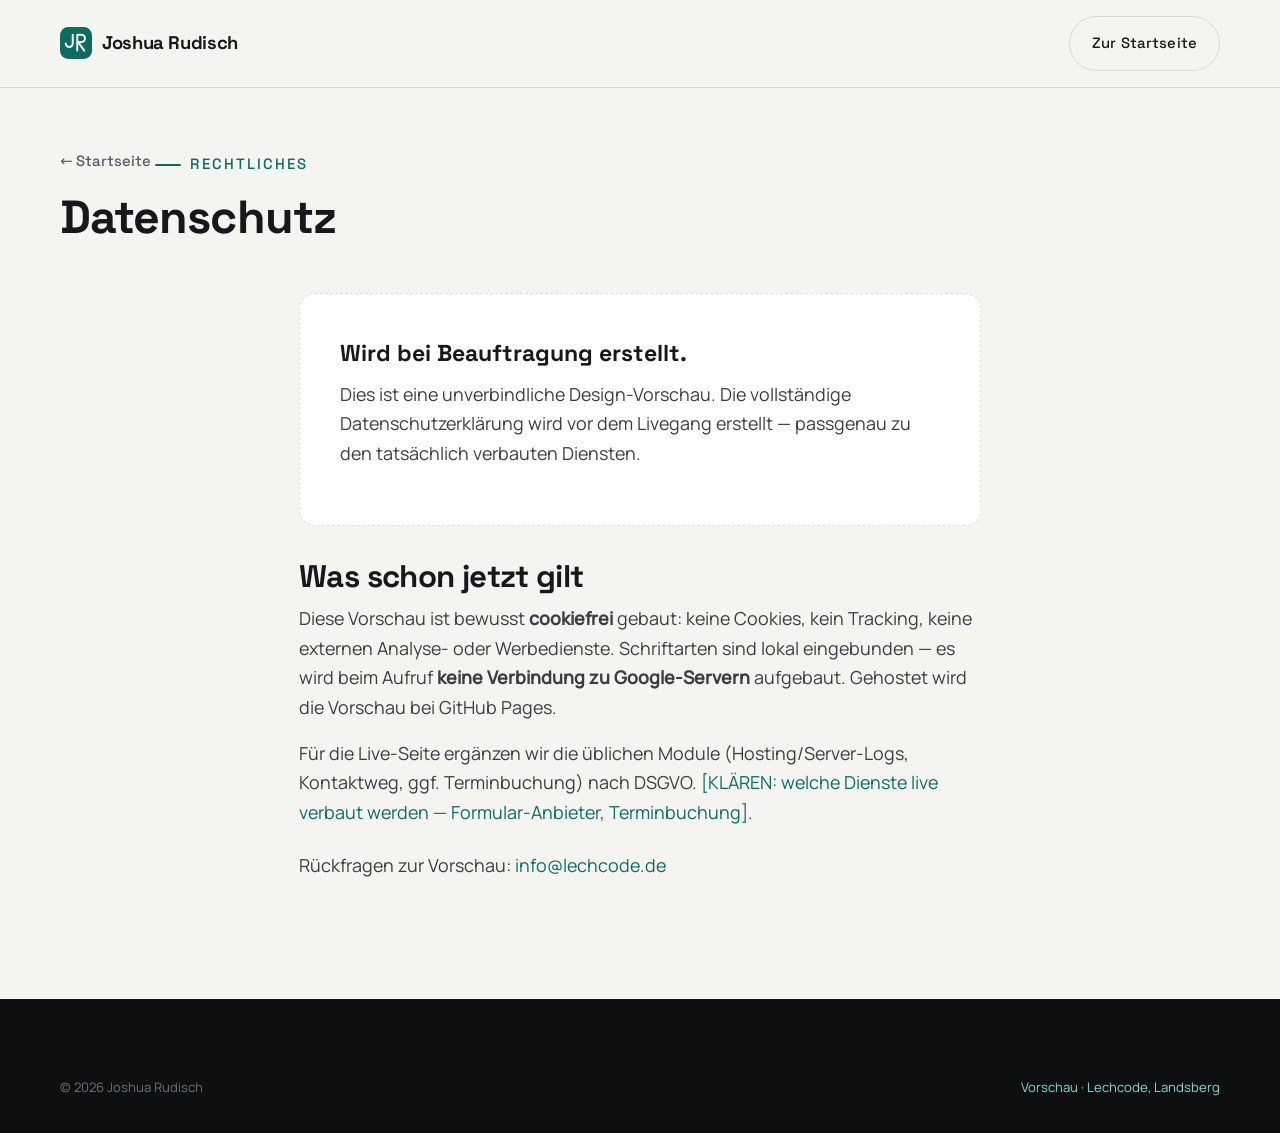
<file: datenschutz.html>
<!DOCTYPE html>
<html lang="de">
<head>
<meta charset="utf-8">
<meta name="viewport" content="width=device-width, initial-scale=1">
<meta name="robots" content="noindex, nofollow">
<title>Datenschutz | Joshua Rudisch</title>
<link rel="icon" href="assets/logo.svg">
<link rel="stylesheet" href="assets/fonts.css">
<link rel="stylesheet" href="assets/site.css">
</head>
<body>
<nav class="nav scrolled" id="nav"><div class="wrap nav-in">
  <a href="index.html" class="brand"><span class="dot">J</span> Joshua Rudisch</a>
  <a href="index.html" class="btn btn-ghost">Zur Startseite</a>
</div></nav>
<main id="main">
<header class="subhero"><div class="wrap">
  <a href="index.html" class="back">← Startseite</a>
  <span class="eyebrow" style="margin-top:18px">Rechtliches</span>
  <h1>Datenschutz</h1>
</div></header>
<section style="padding-top:0"><div class="wrap prose">
  <div class="voices-empty" style="text-align:left;margin-top:0">
    <div class="k">Wird bei Beauftragung erstellt.</div>
    <p style="margin-inline:0;max-width:60ch">Dies ist eine unverbindliche Design-Vorschau. Die vollständige Datenschutzerklärung wird vor dem Livegang erstellt — passgenau zu den tatsächlich verbauten Diensten.</p>
  </div>
  <h3>Was schon jetzt gilt</h3>
  <p>Diese Vorschau ist bewusst <b>cookiefrei</b> gebaut: keine Cookies, kein Tracking, keine externen Analyse- oder Werbedienste. Schriftarten sind lokal eingebunden — es wird beim Aufruf <b>keine Verbindung zu Google-Servern</b> aufgebaut. Gehostet wird die Vorschau bei GitHub Pages.</p>
  <p>Für die Live-Seite ergänzen wir die üblichen Module (Hosting/Server-Logs, Kontaktweg, ggf. Terminbuchung) nach DSGVO. <span style="color:var(--petrol)">[KLÄREN: welche Dienste live verbaut werden — Formular-Anbieter, Terminbuchung].</span></p>
  <p style="margin-top:24px">Rückfragen zur Vorschau: <a href="mailto:info@lechcode.de" style="color:var(--petrol)">info@lechcode.de</a></p>
</div></section>
</main>
<footer class="site-footer"><div class="wrap">
  <div class="foot-bot" style="margin-top:0;border:0"><span>© 2026 Joshua Rudisch</span><span class="made">Vorschau · Lechcode, Landsberg</span></div>
</div></footer>
</body>
</html>
</file>
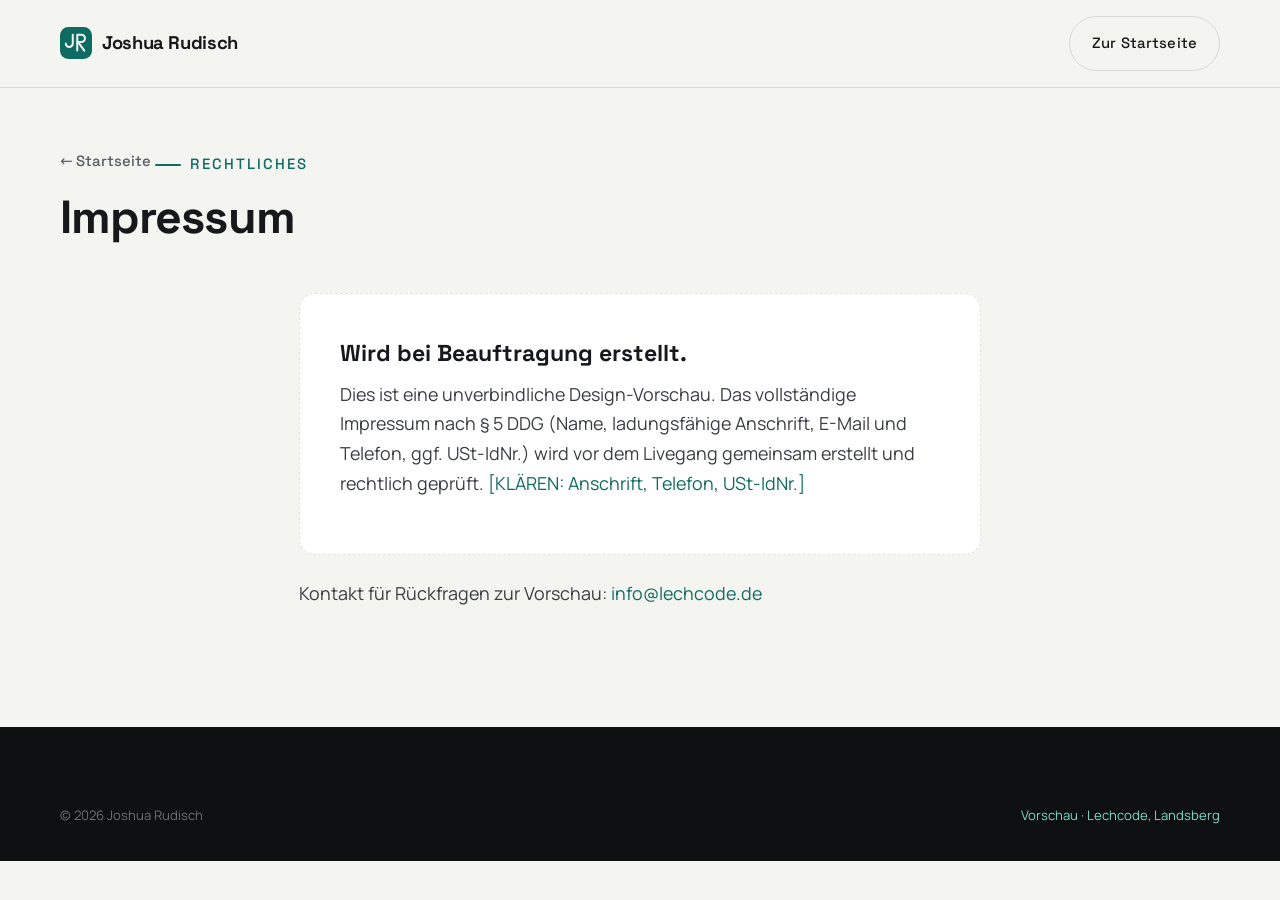
<file: impressum.html>
<!DOCTYPE html>
<html lang="de">
<head>
<meta charset="utf-8">
<meta name="viewport" content="width=device-width, initial-scale=1">
<meta name="robots" content="noindex, nofollow">
<title>Impressum | Joshua Rudisch</title>
<link rel="icon" href="assets/logo.svg">
<link rel="stylesheet" href="assets/fonts.css">
<link rel="stylesheet" href="assets/site.css">
</head>
<body>
<nav class="nav scrolled" id="nav"><div class="wrap nav-in">
  <a href="index.html" class="brand"><span class="dot">J</span> Joshua Rudisch</a>
  <a href="index.html" class="btn btn-ghost">Zur Startseite</a>
</div></nav>
<main id="main">
<header class="subhero"><div class="wrap">
  <a href="index.html" class="back">← Startseite</a>
  <span class="eyebrow" style="margin-top:18px">Rechtliches</span>
  <h1>Impressum</h1>
</div></header>
<section style="padding-top:0"><div class="wrap prose">
  <div class="voices-empty" style="text-align:left;margin-top:0">
    <div class="k">Wird bei Beauftragung erstellt.</div>
    <p style="margin-inline:0;max-width:60ch">Dies ist eine unverbindliche Design-Vorschau. Das vollständige Impressum nach § 5 DDG (Name, ladungsfähige Anschrift, E-Mail und Telefon, ggf. USt-IdNr.) wird vor dem Livegang gemeinsam erstellt und rechtlich geprüft. <span style="color:var(--petrol)">[KLÄREN: Anschrift, Telefon, USt-IdNr.]</span></p>
  </div>
  <p style="margin-top:24px">Kontakt für Rückfragen zur Vorschau: <a href="mailto:info@lechcode.de" style="color:var(--petrol)">info@lechcode.de</a></p>
</div></section>
</main>
<footer class="site-footer"><div class="wrap">
  <div class="foot-bot" style="margin-top:0;border:0"><span>© 2026 Joshua Rudisch</span><span class="made">Vorschau · Lechcode, Landsberg</span></div>
</div></footer>
</body>
</html>
</file>
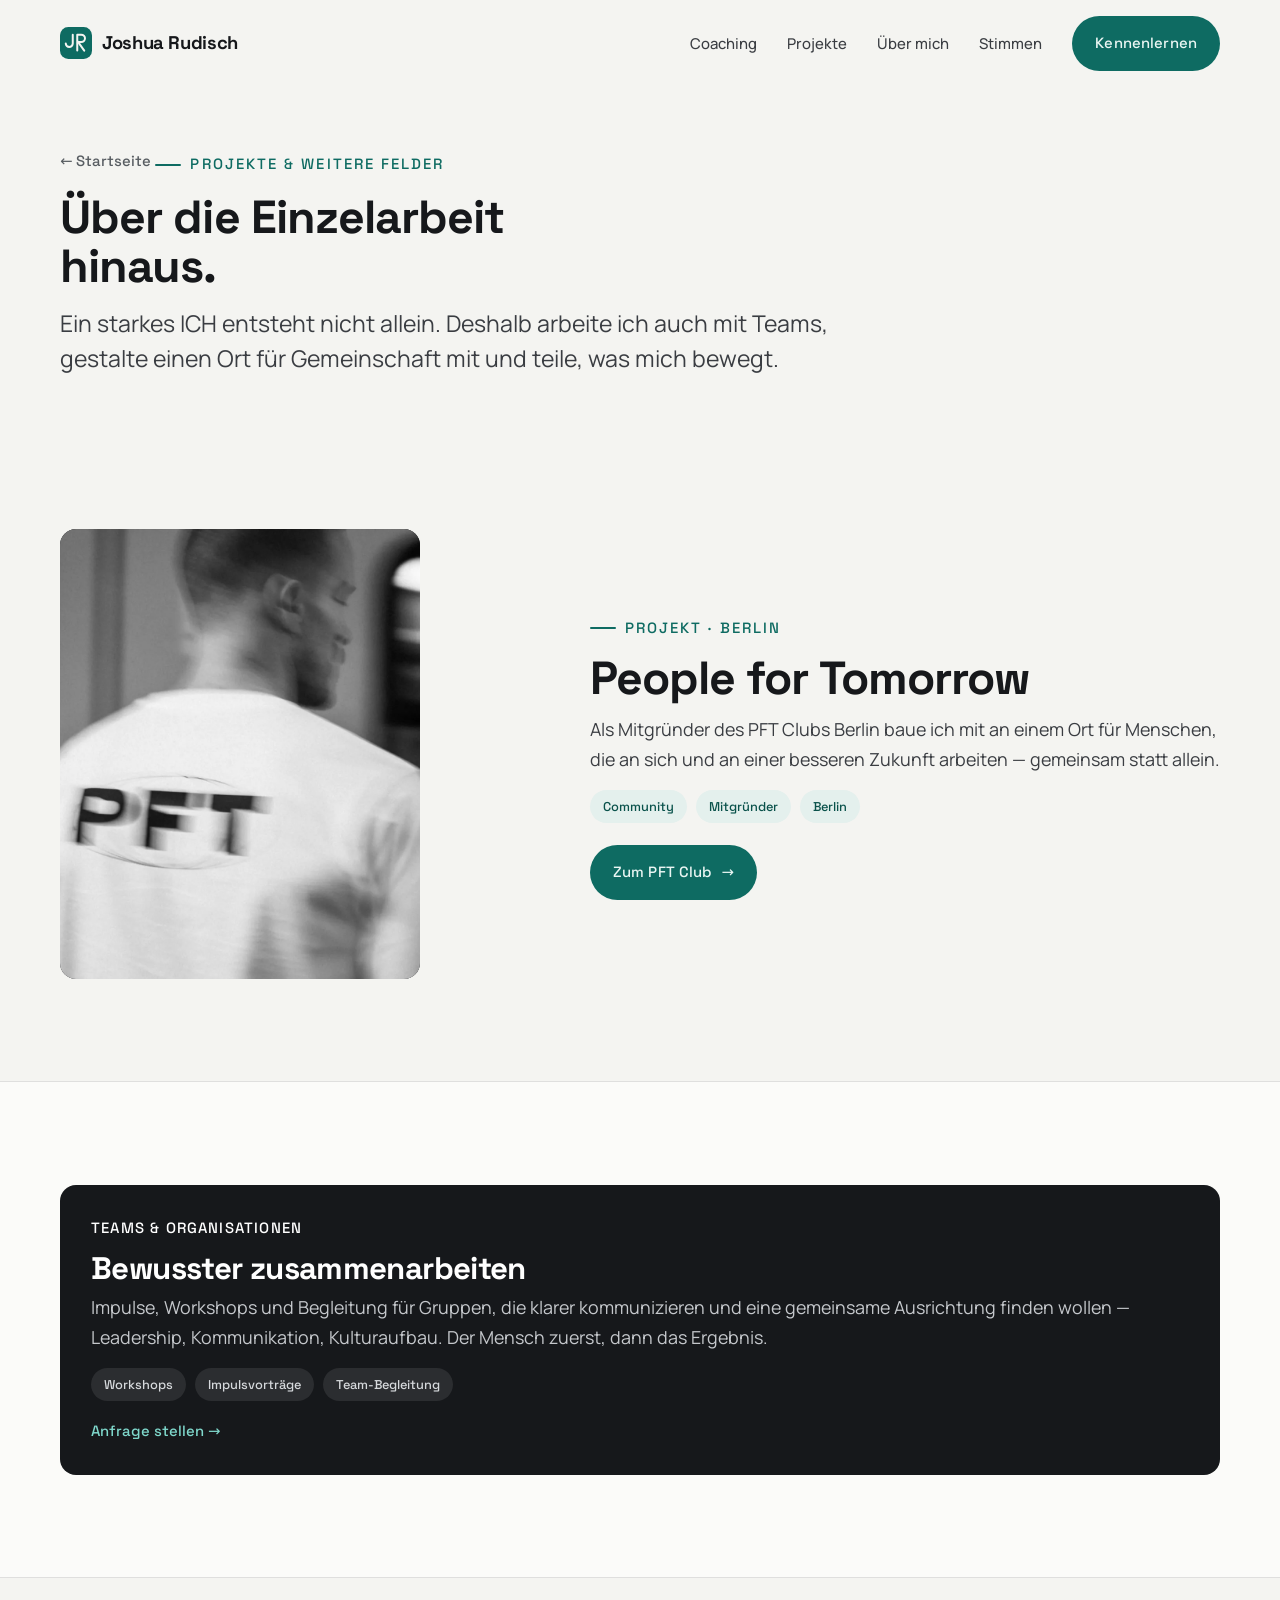
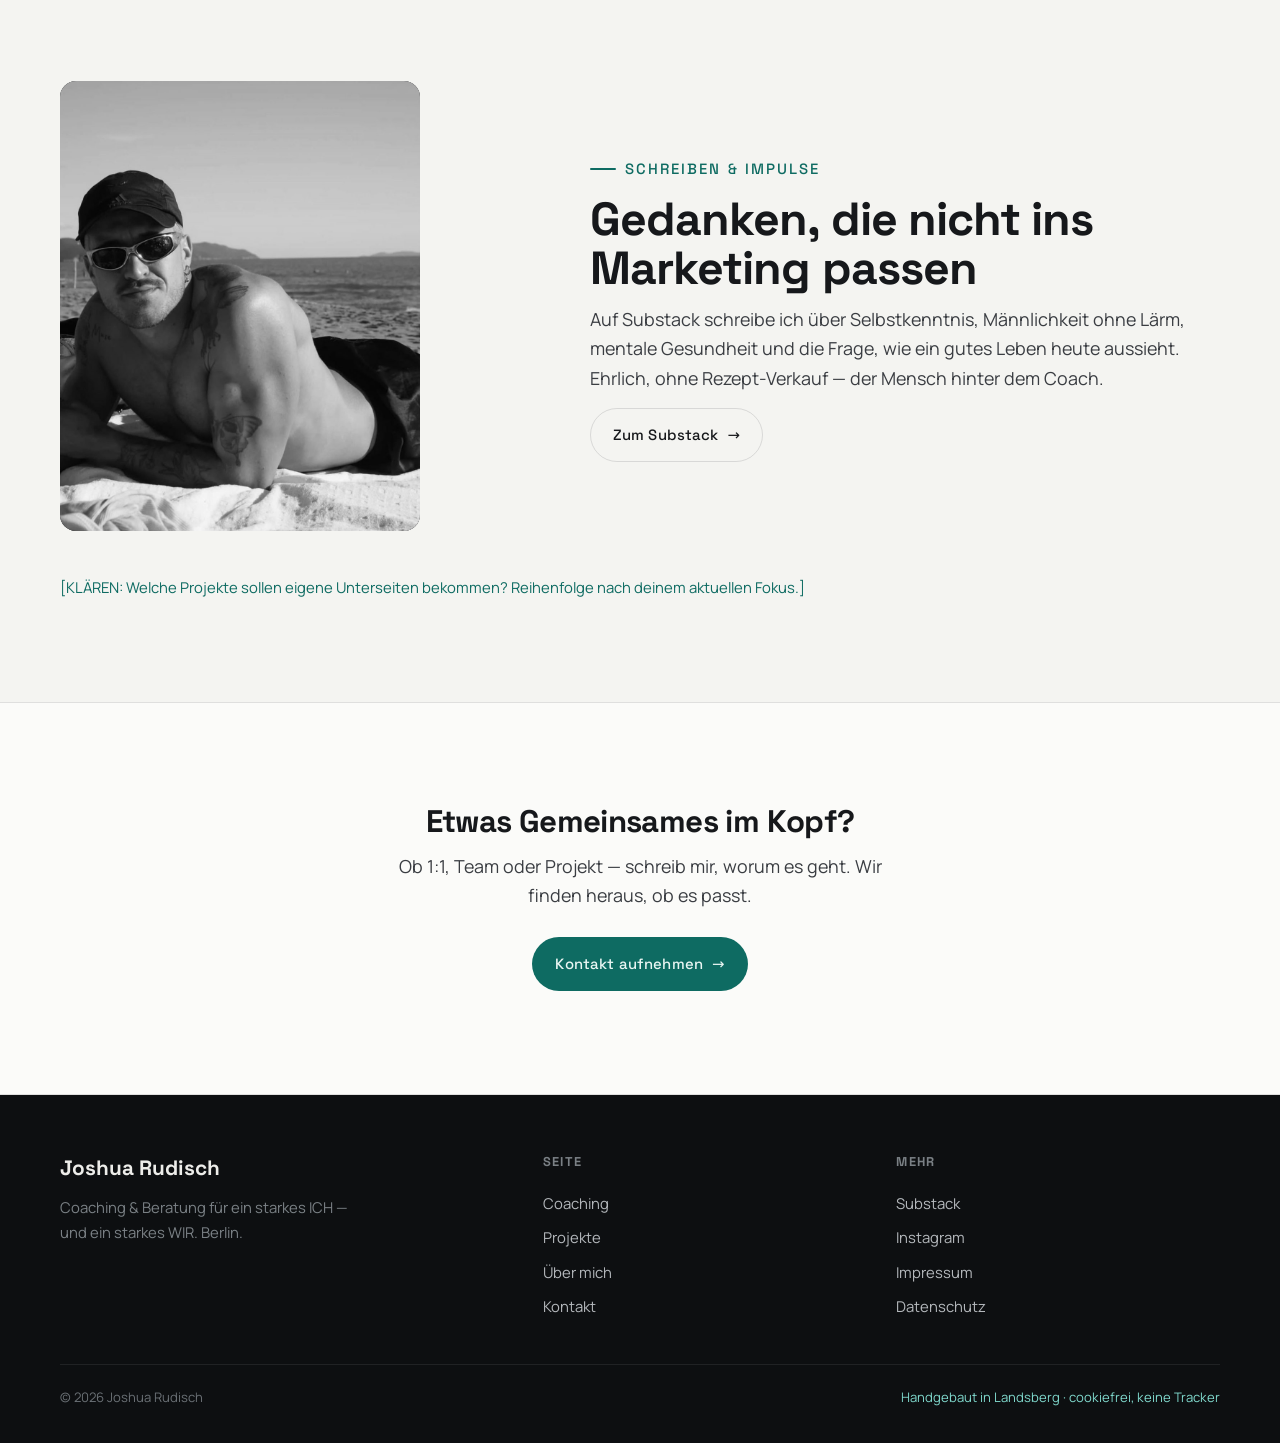
<file: projekte.html>
<!DOCTYPE html>
<html lang="de">
<head>
<meta charset="utf-8">
<meta name="viewport" content="width=device-width, initial-scale=1">
<script>document.documentElement.classList.add('js')</script>
<!-- ENTFERNEN sobald Impressum+Datenschutz live & freigegeben -->
<meta name="robots" content="noindex, nofollow">
<title>Projekte, Teams &amp; Impulse | Joshua Rudisch</title>
<meta name="description" content="Über die 1:1-Arbeit hinaus: Joshua Rudisch begleitet Teams, ist Mitgründer des People for Tomorrow Clubs Berlin und teilt Impulse zu Selbstkenntnis, Männlichkeit und Sinn.">
<meta property="og:title" content="Projekte, Teams &amp; Impulse — Joshua Rudisch">
<meta property="og:description" content="Teams begleiten, People for Tomorrow mitgestalten, schreiben. Über die Einzelarbeit hinaus.">
<meta property="og:type" content="website">
<meta property="og:locale" content="de_DE">
<!-- bei Go-Live auf echte Domain -->
<meta property="og:url" content="https://lechcode.github.io/joshua-rudisch-vorschau/projekte.html">
<meta property="og:image" content="https://lechcode.github.io/joshua-rudisch-vorschau/assets/og.jpg">
<meta name="theme-color" content="#F4F4F1">
<link rel="icon" href="assets/logo.svg">
<link rel="preload" as="font" type="font/woff2" href="assets/fonts/space-grotesk-700.woff2" crossorigin>
<link rel="stylesheet" href="assets/fonts.css">
<link rel="stylesheet" href="assets/site.css">
</head>
<body>
<a href="#main" class="skip">Zum Inhalt springen</a>

<nav class="nav" id="nav">
  <div class="wrap nav-in">
    <a href="index.html" class="brand"><span class="dot">J</span> Joshua Rudisch</a>
    <div class="nav-links">
      <a href="coaching.html">Coaching</a>
      <a href="projekte.html">Projekte</a>
      <a href="index.html#ueber">Über mich</a>
      <a href="index.html#stimmen">Stimmen</a>
      <a href="index.html#kontakt" class="btn btn-primary">Kennenlernen</a>
    </div>
    <button class="burger" id="burger" aria-label="Menü öffnen" aria-expanded="false"><span></span><span></span><span></span></button>
  </div>
</nav>
<div class="mobile-menu" id="mmenu">
  <a href="coaching.html">Coaching</a>
  <a href="projekte.html">Projekte</a>
  <a href="index.html#ueber">Über mich</a>
  <a href="index.html#stimmen">Stimmen</a>
  <a href="index.html#kontakt" class="btn btn-primary">Kennenlernen</a>
</div>

<main id="main">
<header class="subhero">
  <div class="wrap">
    <a href="index.html" class="back">← Startseite</a>
    <span class="eyebrow" style="margin-top:18px">Projekte &amp; weitere Felder</span>
    <h1>Über die Einzelarbeit hinaus.</h1>
    <p class="lead">Ein starkes ICH entsteht nicht allein. Deshalb arbeite ich auch mit Teams, gestalte einen Ort für Gemeinschaft mit und teile, was mich bewegt.</p>
  </div>
</header>

<section>
  <div class="wrap about">
    <div class="about-figure reveal">
      <img src="assets/pft-shirt.jpg" width="920" height="1150" alt="Joshua Rudisch mit PFT-Shirt" loading="lazy" decoding="async">
    </div>
    <div class="reveal">
      <span class="eyebrow">Projekt · Berlin</span>
      <h2 style="margin:14px 0 12px">People for Tomorrow</h2>
      <p style="color:var(--ink-soft);margin-bottom:14px">Als Mitgründer des PFT Clubs Berlin baue ich mit an einem Ort für Menschen, die an sich und an einer besseren Zukunft arbeiten — gemeinsam statt allein.</p>
      <div class="chips" style="margin-bottom:22px">
        <span class="chip" style="background:var(--petrol-soft);color:var(--petrol-deep)">Community</span>
        <span class="chip" style="background:var(--petrol-soft);color:var(--petrol-deep)">Mitgründer</span>
        <span class="chip" style="background:var(--petrol-soft);color:var(--petrol-deep)">Berlin</span>
      </div>
      <a href="https://www.pft-club.com" target="_blank" rel="noopener noreferrer" class="btn btn-primary">Zum PFT Club <span class="ar">→</span></a>
    </div>
  </div>
</section>

<section style="background:var(--surface-2);border-block:1px solid var(--line)">
  <div class="wrap">
    <div class="offer feature reveal">
      <span class="num">TEAMS &amp; ORGANISATIONEN</span>
      <h3>Bewusster zusammenarbeiten</h3>
      <p>Impulse, Workshops und Begleitung für Gruppen, die klarer kommunizieren und eine gemeinsame Ausrichtung finden wollen — Leadership, Kommunikation, Kulturaufbau. Der Mensch zuerst, dann das Ergebnis.</p>
      <div class="chips">
        <span class="chip">Workshops</span><span class="chip">Impulsvorträge</span><span class="chip">Team-Begleitung</span>
      </div>
      <a href="index.html#kontakt" class="go">Anfrage stellen →</a>
    </div>
  </div>
</section>

<section>
  <div class="wrap about">
    <div class="about-figure reveal">
      <img src="assets/beach.jpg" width="1000" height="1250" alt="Joshua Rudisch" loading="lazy" decoding="async">
    </div>
    <div class="reveal">
      <span class="eyebrow">Schreiben &amp; Impulse</span>
      <h2 style="margin:14px 0 12px">Gedanken, die nicht ins Marketing passen</h2>
      <p style="color:var(--ink-soft);margin-bottom:14px">Auf Substack schreibe ich über Selbstkenntnis, Männlichkeit ohne Lärm, mentale Gesundheit und die Frage, wie ein gutes Leben heute aussieht. Ehrlich, ohne Rezept-Verkauf — der Mensch hinter dem Coach.</p>
      <a href="https://joshuarudisch.substack.com" target="_blank" rel="noopener noreferrer" class="btn btn-ghost">Zum Substack <span class="ar">→</span></a>
    </div>
  </div>
  <div class="wrap"><p class="lead-note reveal" style="margin-top:44px"><span style="color:var(--petrol)">[KLÄREN: Welche Projekte sollen eigene Unterseiten bekommen? Reihenfolge nach deinem aktuellen Fokus.]</span></p></div>
</section>

<section class="cta-band">
  <div class="wrap reveal">
    <h2>Etwas Gemeinsames im Kopf?</h2>
    <p>Ob 1:1, Team oder Projekt — schreib mir, worum es geht. Wir finden heraus, ob es passt.</p>
    <a href="index.html#kontakt" class="btn btn-primary">Kontakt aufnehmen <span class="ar">→</span></a>
  </div>
</section>
</main>

<footer class="site-footer">
  <div class="wrap">
    <div class="foot-top">
      <div class="foot-brand">Joshua Rudisch<p>Coaching &amp; Beratung für ein starkes ICH — und ein starkes WIR. Berlin.</p></div>
      <div class="foot-col"><h4>Seite</h4><a href="coaching.html">Coaching</a><a href="projekte.html">Projekte</a><a href="index.html#ueber">Über mich</a><a href="index.html#kontakt">Kontakt</a></div>
      <div class="foot-col"><h4>Mehr</h4><a href="https://joshuarudisch.substack.com" target="_blank" rel="noopener noreferrer">Substack</a><a href="https://www.instagram.com/joshuarudisch" target="_blank" rel="noopener noreferrer">Instagram</a><a href="impressum.html">Impressum</a><a href="datenschutz.html">Datenschutz</a></div>
    </div>
    <div class="foot-bot"><span>© 2026 Joshua Rudisch</span><span class="made">Handgebaut in Landsberg · cookiefrei, keine Tracker</span></div>
  </div>
</footer>
<script src="assets/site.js" defer></script>
</body>
</html>
</file>
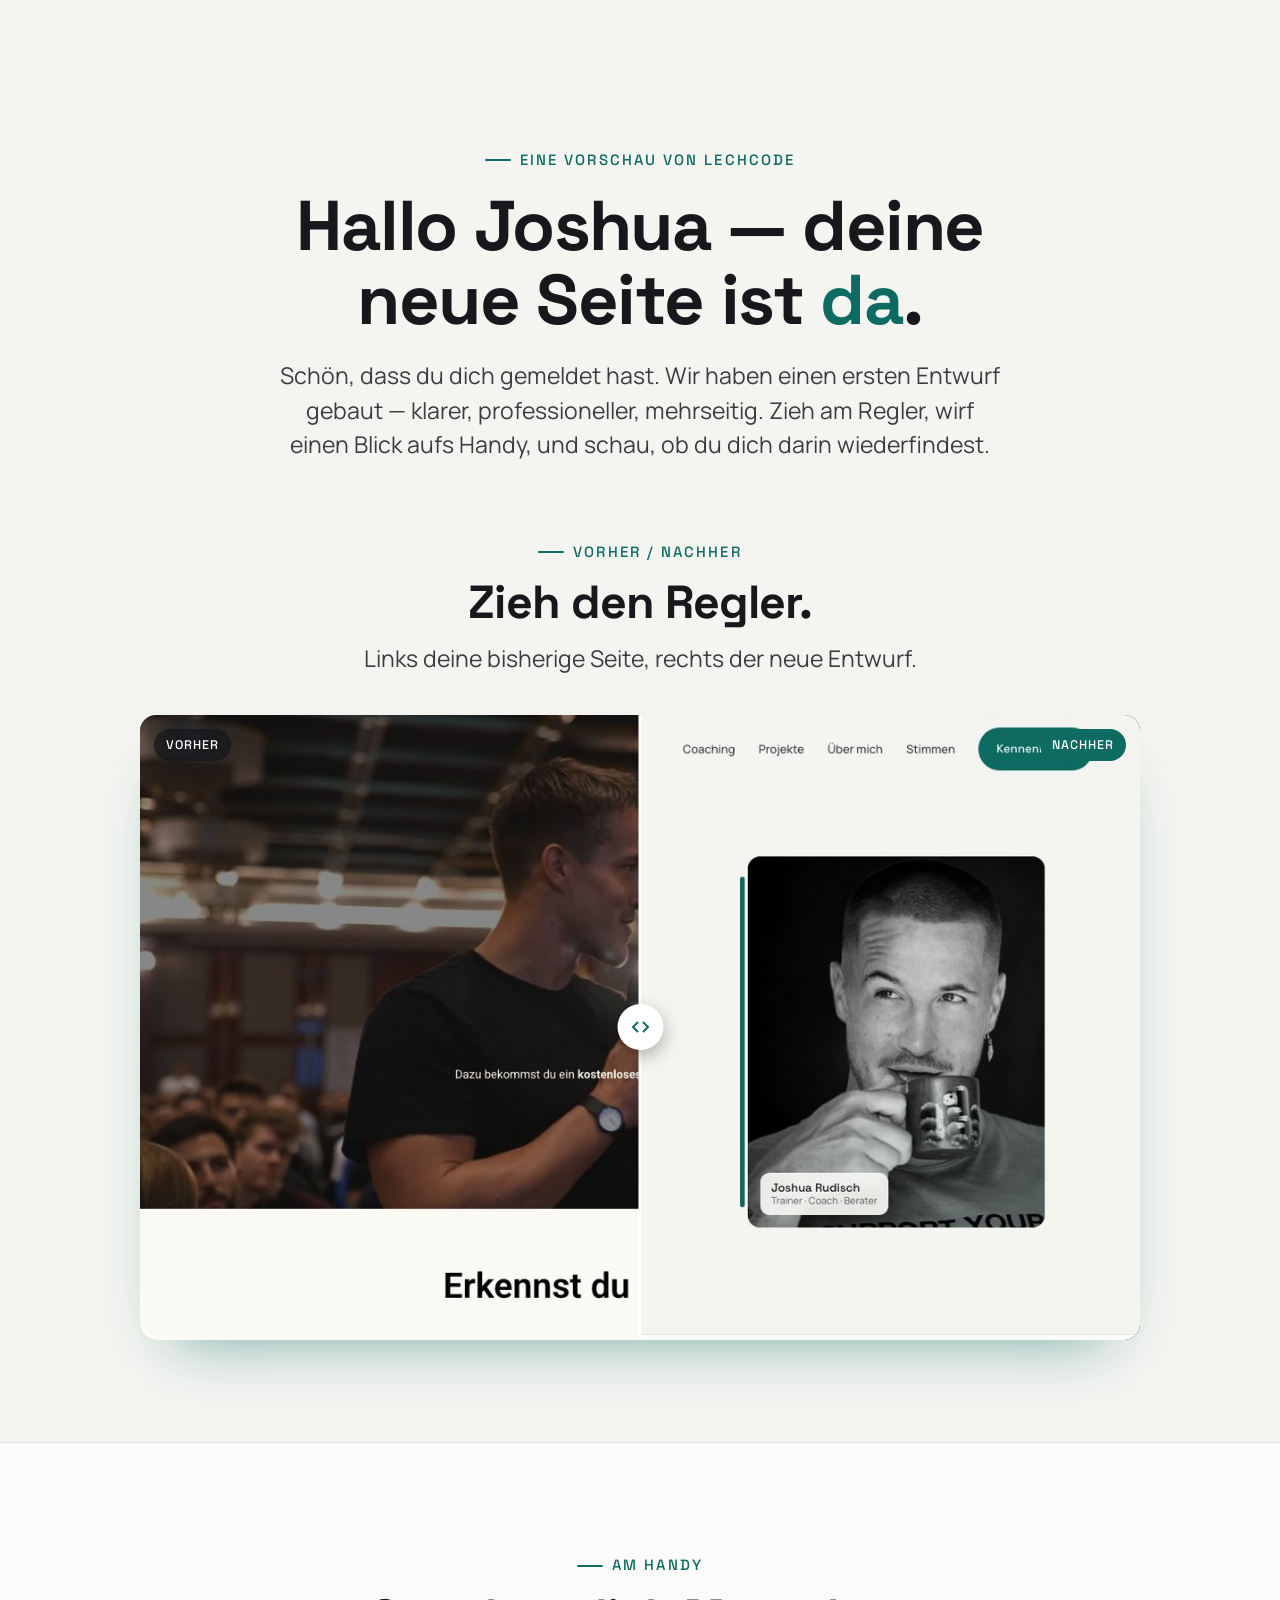
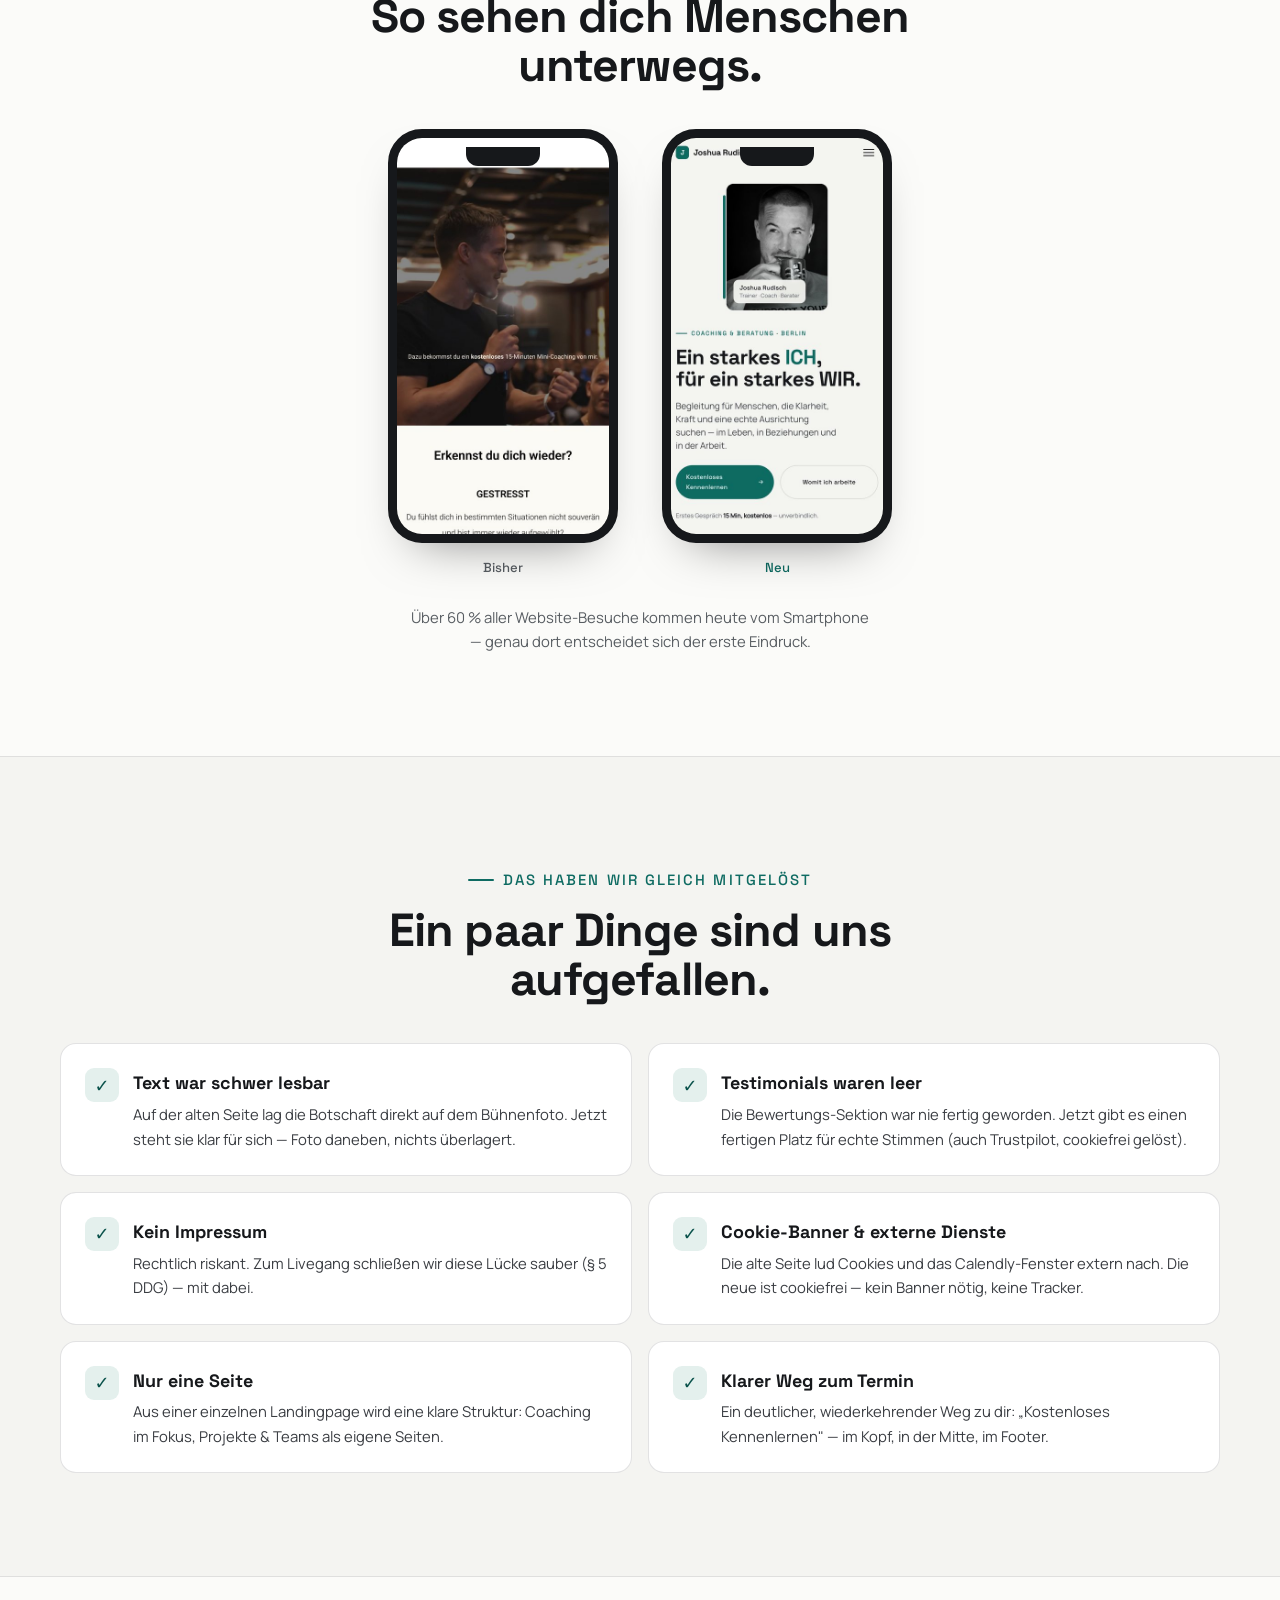
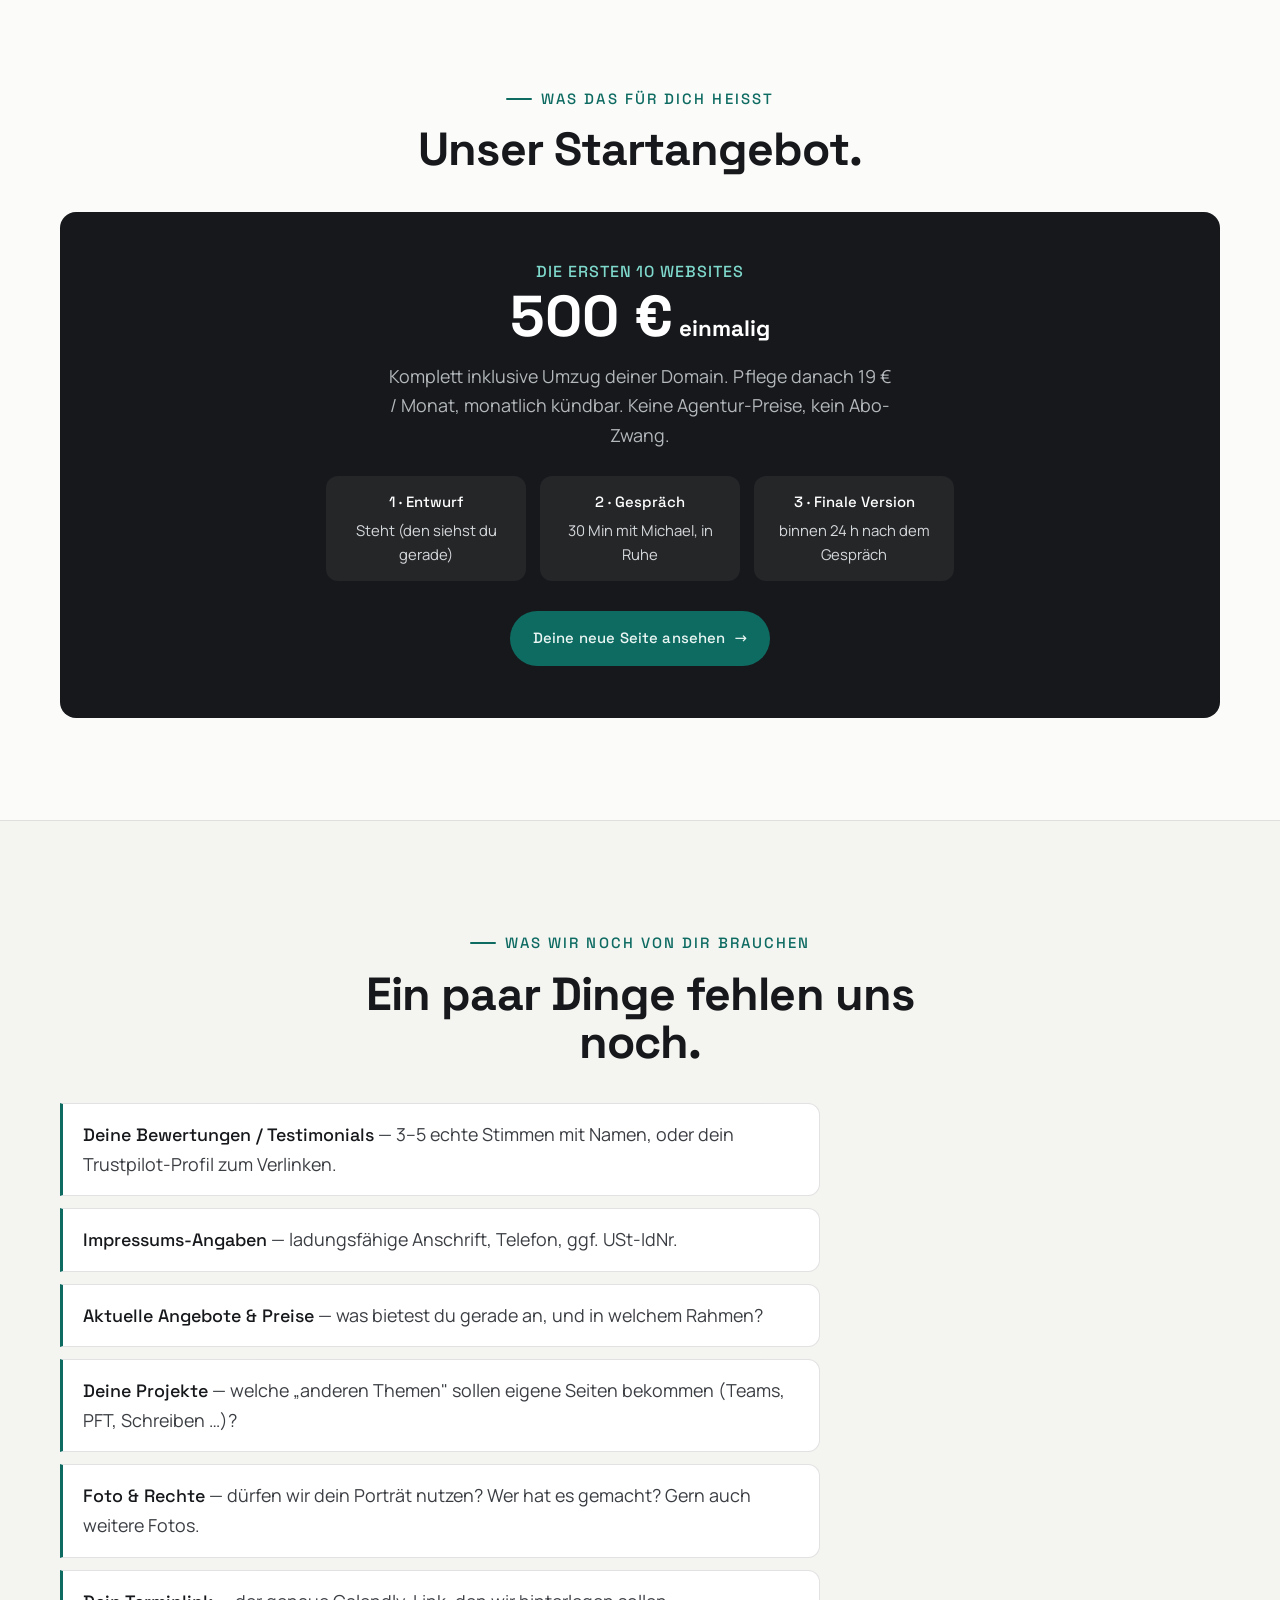
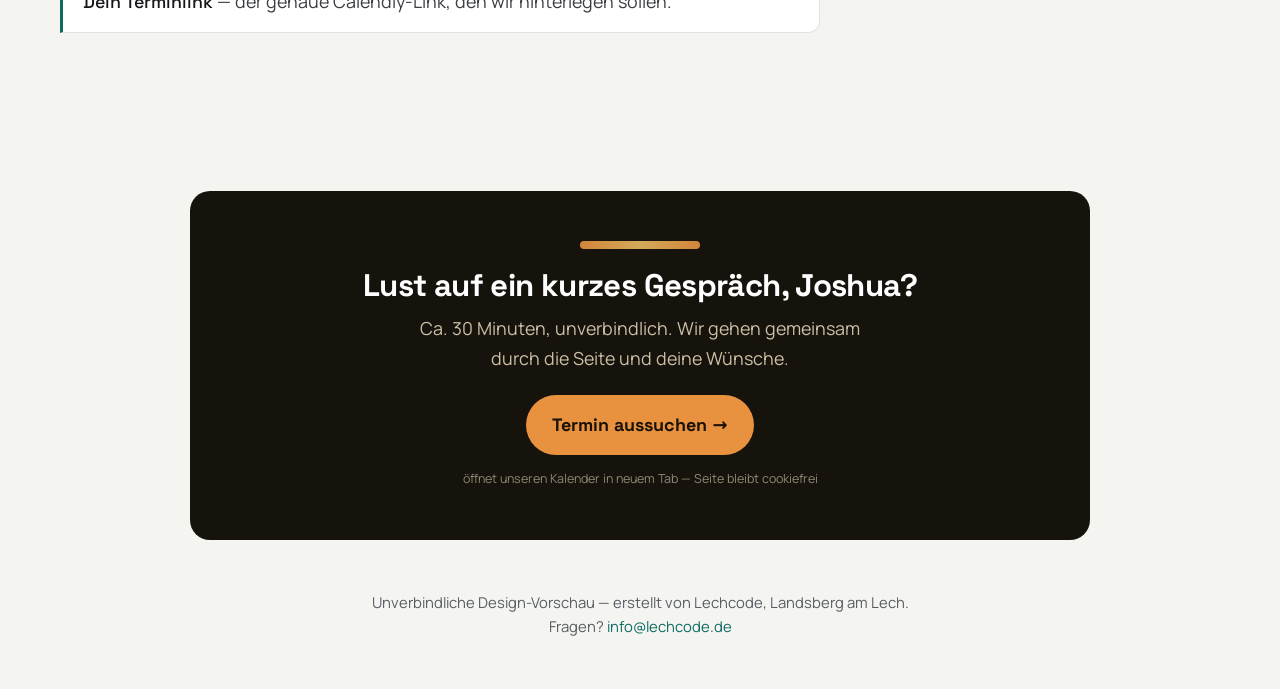
<file: vorschau.html>
<!DOCTYPE html>
<html lang="de">
<head>
<meta charset="utf-8">
<meta name="viewport" content="width=device-width, initial-scale=1">
<script>document.documentElement.classList.add('js')</script>
<meta name="robots" content="noindex, nofollow">
<title>Deine neue Seite — eine Vorschau von Lechcode</title>
<meta name="description" content="Hallo Joshua — hier ist ein erster Entwurf deiner neuen Website. Schau selbst.">
<meta property="og:title" content="Joshua — deine neue Seite ist da">
<meta property="og:description" content="Ein erster Entwurf deiner neuen Website. Klar, schnell, cookiefrei. Schau selbst.">
<meta property="og:type" content="website">
<meta property="og:locale" content="de_DE">
<meta property="og:url" content="https://lechcode.github.io/joshua-rudisch-vorschau/vorschau.html">
<meta property="og:image" content="https://lechcode.github.io/joshua-rudisch-vorschau/assets/og.jpg">
<meta property="og:image:width" content="1200">
<meta property="og:image:height" content="630">
<meta name="theme-color" content="#16181B">
<link rel="icon" href="assets/logo.svg">
<link rel="stylesheet" href="assets/fonts.css">
<link rel="stylesheet" href="assets/site.css">
<style>
.v-intro{padding:clamp(80px,12vw,140px) 0 clamp(40px,6vw,70px);text-align:center}
.v-intro .eyebrow{justify-content:center}
.v-intro h1{font-size:var(--step-4);margin:18px auto 0;max-width:16ch}
.v-intro h1 em{font-style:normal;color:var(--petrol)}
.v-intro p{color:var(--ink-soft);font-size:var(--step-1);max-width:52ch;margin:20px auto 0;line-height:1.5}
.center-head{text-align:center;max-width:60ch;margin:0 auto}
.center-head h2{font-size:var(--step-3)}
.center-head p{color:var(--ink-soft);font-size:var(--step-1);margin-top:12px}

/* Vergleich */
.cmp{position:relative;max-width:1000px;margin:38px auto 0;border-radius:var(--radius);overflow:hidden;box-shadow:0 30px 60px -34px rgba(14,107,98,.6);aspect-ratio:1120/700;touch-action:pan-y;user-select:none;background:var(--ink)}
.cmp img{position:absolute;inset:0;width:100%;height:100%;object-fit:cover;display:block}
.cmp-top{position:absolute;inset:0;clip-path:inset(0 50% 0 0)}
.cmp-handle{position:absolute;top:0;bottom:0;left:50%;width:3px;background:#fff;transform:translateX(-50%);z-index:3;cursor:ew-resize}
.cmp-handle .knob{position:absolute;top:50%;left:50%;transform:translate(-50%,-50%);width:46px;height:46px;border-radius:50%;background:#fff;display:grid;place-items:center;box-shadow:0 6px 18px rgba(0,0,0,.3)}
.cmp-lab{position:absolute;top:14px;z-index:2;font-family:var(--display);font-weight:500;font-size:.78rem;letter-spacing:.08em;text-transform:uppercase;padding:6px 12px;border-radius:100px;color:#fff}
.cmp-lab.l{left:14px;background:rgba(20,22,26,.7)}
.cmp-lab.r{right:14px;background:var(--petrol)}

/* Phones */
.phones{display:flex;gap:clamp(18px,4vw,44px);justify-content:center;flex-wrap:wrap;margin-top:40px}
.phone{width:230px;max-width:44vw}
.phone .screen{position:relative;border:9px solid #16181B;border-radius:34px;overflow:hidden;aspect-ratio:480/864;background:#000;box-shadow:0 24px 50px -28px rgba(0,0,0,.5)}
.phone .screen::before{content:"";position:absolute;top:9px;left:50%;transform:translateX(-50%);width:74px;height:19px;background:#16181B;border-radius:0 0 12px 12px;z-index:2}
.phone img{width:100%;height:100%;object-fit:cover;object-position:top}
.phone .cap{text-align:center;margin-top:14px;font-family:var(--display);font-weight:500;font-size:.82rem}
.phone .cap.alt{color:var(--muted)}
.phone .cap.neu{color:var(--petrol)}
.mob-stat{text-align:center;color:var(--muted);font-size:var(--step--1);max-width:52ch;margin:26px auto 0}

/* Fixes */
.fixes{display:grid;grid-template-columns:1fr 1fr;gap:16px;margin-top:40px}
.fix{background:var(--surface);border:1px solid var(--line);border-radius:var(--radius);padding:24px;display:flex;gap:14px}
.fix .ic{flex:none;width:34px;height:34px;border-radius:9px;background:var(--petrol-soft);color:var(--petrol-deep);display:grid;place-items:center;font-family:var(--display);font-weight:700}
.fix b{font-family:var(--display);display:block;margin-bottom:4px}
.fix p{color:var(--ink-soft);font-size:var(--step--1)}

/* Angebot */
.deal{background:var(--ink);color:#EDEDEA;border-radius:var(--radius);padding:clamp(30px,5vw,52px);text-align:center;margin-top:38px}
.deal .price{font-family:var(--display);font-weight:700;font-size:clamp(2.4rem,6vw,3.6rem);color:#fff;line-height:1}
.deal .price small{display:block;font-size:1rem;color:#7FD8CC;font-weight:500;margin-bottom:8px;letter-spacing:.06em;text-transform:uppercase}
.deal p{color:#B4B8BC;max-width:46ch;margin:16px auto 0}
.deal-steps{display:flex;gap:14px;justify-content:center;flex-wrap:wrap;margin-top:26px}
.deal-step{background:rgba(255,255,255,.06);border-radius:12px;padding:14px 18px;font-size:var(--step--1);color:#D6D9DC;max-width:200px}
.deal-step b{display:block;color:#fff;font-family:var(--display);font-weight:500;margin-bottom:3px}

/* offene Fragen */
.needs{margin-top:36px;display:grid;gap:12px;max-width:760px}
.need{background:var(--surface);border:1px solid var(--line);border-left:3px solid var(--petrol);border-radius:0 12px 12px 0;padding:16px 20px;color:var(--ink-soft);font-size:var(--step-0)}
.need b{color:var(--ink);font-family:var(--display);font-weight:500}

/* Lechcode Buchungsband */
.lcbook{background:#16130c;color:#f3ead9;border-radius:20px;padding:clamp(30px,5vw,50px);text-align:center;margin:56px auto 0;max-width:900px;font-family:var(--sans);position:relative;overflow:hidden}
.lcbook h3{font-family:var(--display);color:#fff;font-size:var(--step-2);margin-bottom:12px}
.lcbook p{color:#cdbfa6;max-width:44ch;margin:0 auto 22px;font-size:var(--step-0)}
.lcbook-btn{display:inline-flex;align-items:center;gap:9px;background:#e8923f;color:#1a1206;font-family:var(--display);font-weight:700;padding:15px 26px;border-radius:100px;font-size:var(--step-0)}
.lcbook-btn:hover{background:#e7b964}
.lcbook .wave{height:8px;background:linear-gradient(90deg,#e8923f,#e7b964,#e8923f);border-radius:6px;max-width:120px;margin:0 auto 20px;opacity:.9}
.lcbook .hint{margin-top:14px;color:#8f8874;font-size:.78rem}
.v-foot{text-align:center;padding:50px 0;color:var(--muted);font-size:var(--step--1)}
.v-foot a{color:var(--petrol)}
@media(max-width:720px){.fixes{grid-template-columns:1fr}.cmp-handle .knob{width:40px;height:40px}}
</style>
</head>
<body>
<main id="main">

<section class="v-intro">
  <div class="wrap">
    <span class="eyebrow">Eine Vorschau von Lechcode</span>
    <h1>Hallo Joshua — deine neue Seite ist <em>da</em>.</h1>
    <p>Schön, dass du dich gemeldet hast. Wir haben einen ersten Entwurf gebaut — klarer, professioneller, mehrseitig. Zieh am Regler, wirf einen Blick aufs Handy, und schau, ob du dich darin wiederfindest.</p>
  </div>
</section>

<section style="padding-top:0">
  <div class="wrap">
    <div class="center-head reveal">
      <span class="eyebrow" style="justify-content:center">Vorher / Nachher</span>
      <h2 style="margin-top:14px">Zieh den Regler.</h2>
      <p>Links deine bisherige Seite, rechts der neue Entwurf.</p>
    </div>
    <div class="cmp" id="cmp">
      <img class="base" src="assets/vorschau-assets/slider-neu.jpg" alt="Neue Seite" draggable="false">
      <div class="cmp-top" id="cmpTop"><img src="assets/vorschau-assets/slider-alt.jpg" alt="Bisherige Seite" draggable="false"></div>
      <span class="cmp-lab l">Vorher</span>
      <span class="cmp-lab r">Nachher</span>
      <div class="cmp-handle" id="cmpHandle"><span class="knob"><svg width="20" height="20" viewBox="0 0 24 24" fill="none" stroke="#0E6B62" stroke-width="2.4"><path d="M9 6 3 12l6 6M15 6l6 6-6 6"/></svg></span></div>
    </div>
  </div>
</section>

<section style="background:var(--surface-2);border-block:1px solid var(--line)">
  <div class="wrap">
    <div class="center-head reveal">
      <span class="eyebrow" style="justify-content:center">Am Handy</span>
      <h2 style="margin-top:14px">So sehen dich Menschen unterwegs.</h2>
    </div>
    <div class="phones reveal">
      <div class="phone"><div class="screen"><img src="assets/vorschau-assets/phone-alt.jpg" alt="Bisherige Seite mobil"></div><div class="cap alt">Bisher</div></div>
      <div class="phone"><div class="screen"><img src="assets/vorschau-assets/phone-neu.jpg" alt="Neue Seite mobil"></div><div class="cap neu">Neu</div></div>
    </div>
    <p class="mob-stat reveal">Über 60 % aller Website-Besuche kommen heute vom Smartphone — genau dort entscheidet sich der erste Eindruck.</p>
  </div>
</section>

<section>
  <div class="wrap">
    <div class="center-head reveal">
      <span class="eyebrow" style="justify-content:center">Das haben wir gleich mitgelöst</span>
      <h2 style="margin-top:14px">Ein paar Dinge sind uns aufgefallen.</h2>
    </div>
    <div class="fixes">
      <div class="fix reveal"><span class="ic">✓</span><div><b>Text war schwer lesbar</b><p>Auf der alten Seite lag die Botschaft direkt auf dem Bühnenfoto. Jetzt steht sie klar für sich — Foto daneben, nichts überlagert.</p></div></div>
      <div class="fix reveal"><span class="ic">✓</span><div><b>Testimonials waren leer</b><p>Die Bewertungs-Sektion war nie fertig geworden. Jetzt gibt es einen fertigen Platz für echte Stimmen (auch Trustpilot, cookiefrei gelöst).</p></div></div>
      <div class="fix reveal"><span class="ic">✓</span><div><b>Kein Impressum</b><p>Rechtlich riskant. Zum Livegang schließen wir diese Lücke sauber (§ 5 DDG) — mit dabei.</p></div></div>
      <div class="fix reveal"><span class="ic">✓</span><div><b>Cookie-Banner &amp; externe Dienste</b><p>Die alte Seite lud Cookies und das Calendly-Fenster extern nach. Die neue ist cookiefrei — kein Banner nötig, keine Tracker.</p></div></div>
      <div class="fix reveal"><span class="ic">✓</span><div><b>Nur eine Seite</b><p>Aus einer einzelnen Landingpage wird eine klare Struktur: Coaching im Fokus, Projekte &amp; Teams als eigene Seiten.</p></div></div>
      <div class="fix reveal"><span class="ic">✓</span><div><b>Klarer Weg zum Termin</b><p>Ein deutlicher, wiederkehrender Weg zu dir: „Kostenloses Kennenlernen" — im Kopf, in der Mitte, im Footer.</p></div></div>
    </div>
  </div>
</section>

<section style="background:var(--surface-2);border-block:1px solid var(--line)">
  <div class="wrap">
    <div class="center-head reveal">
      <span class="eyebrow" style="justify-content:center">Was das für dich heißt</span>
      <h2 style="margin-top:14px">Unser Startangebot.</h2>
    </div>
    <div class="deal reveal">
      <div class="price"><small>Die ersten 10 Websites</small>500 €<span style="font-size:1.4rem"> einmalig</span></div>
      <p>Komplett inklusive Umzug deiner Domain. Pflege danach 19 € / Monat, monatlich kündbar. Keine Agentur-Preise, kein Abo-Zwang.</p>
      <div class="deal-steps">
        <div class="deal-step"><b>1 · Entwurf</b>Steht (den siehst du gerade)</div>
        <div class="deal-step"><b>2 · Gespräch</b>30 Min mit Michael, in Ruhe</div>
        <div class="deal-step"><b>3 · Finale Version</b>binnen 24 h nach dem Gespräch</div>
      </div>
      <div style="margin-top:30px"><a href="index.html" class="btn btn-primary" style="background:var(--petrol);color:#EAF6F3">Deine neue Seite ansehen <span class="ar">→</span></a></div>
    </div>
  </div>
</section>

<section>
  <div class="wrap">
    <div class="center-head reveal">
      <span class="eyebrow" style="justify-content:center">Was wir noch von dir brauchen</span>
      <h2 style="margin-top:14px">Ein paar Dinge fehlen uns noch.</h2>
    </div>
    <div class="needs">
      <div class="need reveal"><b>Deine Bewertungen / Testimonials</b> — 3–5 echte Stimmen mit Namen, oder dein Trustpilot-Profil zum Verlinken.</div>
      <div class="need reveal"><b>Impressums-Angaben</b> — ladungsfähige Anschrift, Telefon, ggf. USt-IdNr.</div>
      <div class="need reveal"><b>Aktuelle Angebote &amp; Preise</b> — was bietest du gerade an, und in welchem Rahmen?</div>
      <div class="need reveal"><b>Deine Projekte</b> — welche „anderen Themen" sollen eigene Seiten bekommen (Teams, PFT, Schreiben …)?</div>
      <div class="need reveal"><b>Foto &amp; Rechte</b> — dürfen wir dein Porträt nutzen? Wer hat es gemacht? Gern auch weitere Fotos.</div>
      <div class="need reveal"><b>Dein Terminlink</b> — der genaue Calendly-Link, den wir hinterlegen sollen.</div>
    </div>
  </div>
</section>

<div class="wrap">
  <div class="lcbook reveal">
    <div class="wave"></div>
    <h3>Lust auf ein kurzes Gespräch, Joshua?</h3>
    <p>Ca. 30 Minuten, unverbindlich. Wir gehen gemeinsam durch die Seite und deine Wünsche.</p>
    <a href="https://calendar.google.com/calendar/appointments/schedules/AcZssZ1vusFYCV6O45i109a0J5ruEFtWCT7iFsq5t4Mb2KvQmNhdkMtlddml9dx5V2jButjV2SUGapFg?gv=true" target="_blank" rel="noopener noreferrer" class="lcbook-btn">Termin aussuchen →</a>
    <div class="hint">öffnet unseren Kalender in neuem Tab — Seite bleibt cookiefrei</div>
  </div>
</div>

<div class="v-foot">
  Unverbindliche Design-Vorschau — erstellt von Lechcode, Landsberg am Lech.<br>
  Fragen? <a href="mailto:info@lechcode.de">info@lechcode.de</a>
</div>
</main>

<script>
(function(){
  var cmp=document.getElementById('cmp'),top=document.getElementById('cmpTop'),h=document.getElementById('cmpHandle');
  if(cmp){
    var set=function(p){p=Math.max(0,Math.min(100,p));top.style.clipPath='inset(0 '+(100-p)+'% 0 0)';h.style.left=p+'%';};
    var drag=false;
    var move=function(x){var r=cmp.getBoundingClientRect();set((x-r.left)/r.width*100);};
    cmp.addEventListener('pointerdown',function(e){drag=true;try{cmp.setPointerCapture(e.pointerId)}catch(_){}move(e.clientX);});
    cmp.addEventListener('pointermove',function(e){if(drag)move(e.clientX);});
    cmp.addEventListener('pointerup',function(){drag=false;});
    cmp.addEventListener('pointercancel',function(){drag=false;});
    set(50);
  }
  var reduce=window.matchMedia('(prefers-reduced-motion: reduce)').matches;
  var els=document.querySelectorAll('.reveal');var show=function(e){e.classList.add('in')};
  if(reduce){els.forEach(show);}else if('IntersectionObserver' in window){
    var io=new IntersectionObserver(function(en){en.forEach(function(x){if(x.isIntersecting){show(x.target);io.unobserve(x.target)}})},{threshold:0,rootMargin:'0px 0px -8% 0px'});
    els.forEach(function(e){io.observe(e)});
    var fb=function(){els.forEach(function(e){var r=e.getBoundingClientRect();if(r.top<innerHeight&&r.bottom>0)show(e)})};
    window.addEventListener('scroll',fb,{passive:true});fb();setTimeout(function(){els.forEach(show)},2600);
  }else{els.forEach(show)}
})();
</script>
</body>
</html>
</file>
<file: assets/fonts.css>
/* Lokale Fonts — Richtung A „Klartext" · keine externen Requests */
@font-face{font-family:"Space Grotesk";src:url("fonts/space-grotesk-700.woff2") format("woff2");font-weight:700;font-style:normal;font-display:swap;}
@font-face{font-family:"Space Grotesk";src:url("fonts/space-grotesk-500.woff2") format("woff2");font-weight:500;font-style:normal;font-display:swap;}
@font-face{font-family:"Manrope";src:url("fonts/manrope-400.woff2") format("woff2");font-weight:400;font-style:normal;font-display:swap;}
@font-face{font-family:"Manrope";src:url("fonts/manrope-500.woff2") format("woff2");font-weight:500;font-style:normal;font-display:swap;}
</file>
<file: assets/site.css>
/* Joshua Rudisch — Richtung A „Klartext" · gemeinsame Basis (lokal, 0 externe Requests) */
:root{
  --bg:#F4F4F1; --surface:#FFFFFF; --surface-2:#FBFBF9;
  --ink:#16181B; --ink-soft:#3A3D42; --muted:#585D62; --line:rgba(20,22,26,.12);
  --petrol:#0E6B62; --petrol-deep:#0A524B; --petrol-soft:#E4F0ED;
  --display:"Space Grotesk", "Segoe UI", system-ui, sans-serif;
  --sans:"Manrope", "Segoe UI", system-ui, sans-serif;
  --step--1:clamp(.85rem, .82rem + .15vw, .93rem);
  --step-0:clamp(1rem, .96rem + .2vw, 1.12rem);
  --step-1:clamp(1.2rem, 1.12rem + .4vw, 1.45rem);
  --step-2:clamp(1.5rem, 1.35rem + .75vw, 2rem);
  --step-3:clamp(2rem, 1.7rem + 1.5vw, 3rem);
  --step-4:clamp(2.6rem, 2rem + 3vw, 4.6rem);
  --radius:16px; --radius-s:11px;
  --ease:cubic-bezier(.22,.61,.36,1);
  --wrap:1160px;
}
*{box-sizing:border-box;margin:0;padding:0}
html{scroll-behavior:smooth}
@media (prefers-reduced-motion:reduce){html{scroll-behavior:auto}}
body{background:var(--bg);color:var(--ink);font-family:var(--sans);font-size:var(--step-0);line-height:1.65;-webkit-font-smoothing:antialiased;overflow-x:clip}
h1,h2,h3{font-family:var(--display);font-weight:700;line-height:1.05;letter-spacing:-.02em;color:var(--ink)}
a{color:inherit;text-decoration:none}
img{display:block;max-width:100%}
.wrap{width:min(var(--wrap), 92vw);margin-inline:auto}
.eyebrow{font-family:var(--display);font-weight:500;font-size:var(--step--1);letter-spacing:.14em;text-transform:uppercase;color:var(--petrol);display:inline-flex;align-items:center;gap:9px}
.eyebrow::before{content:"";width:26px;height:2px;background:var(--petrol);border-radius:2px}
.skip{position:absolute;left:-999px;top:0;background:var(--ink);color:#fff;padding:10px 16px;border-radius:0 0 8px 0;z-index:200}
.skip:focus{left:0}

.btn{display:inline-flex;align-items:center;gap:9px;font-family:var(--display);font-weight:500;font-size:var(--step--1);letter-spacing:.01em;padding:14px 22px;border-radius:100px;border:1.5px solid transparent;cursor:pointer;transition:transform .2s var(--ease), background .2s var(--ease), color .2s var(--ease)}
.btn-primary{background:var(--petrol);color:#EAF6F3}
.btn-primary:hover{background:var(--petrol-deep);transform:translateY(-2px)}
.btn-ghost{border-color:var(--line);color:var(--ink)}
.btn-ghost:hover{border-color:var(--ink);transform:translateY(-2px)}
.btn .ar{transition:transform .2s var(--ease)}
.btn:hover .ar{transform:translateX(3px)}

.nav{position:fixed;inset:0 0 auto 0;z-index:100;transition:background .3s var(--ease), box-shadow .3s var(--ease), backdrop-filter .3s}
.nav.scrolled{background:rgba(244,244,241,.82);backdrop-filter:blur(12px);box-shadow:0 1px 0 var(--line)}
.nav-in{display:flex;align-items:center;justify-content:space-between;padding:16px 0}
.brand{font-family:var(--display);font-weight:700;font-size:1.15rem;letter-spacing:-.02em;display:flex;align-items:center;gap:10px}
.brand .dot{width:32px;height:32px;flex:none;background:url("logo.svg") center/contain no-repeat;color:transparent;font-size:0;display:inline-block}
.nav-links{display:flex;align-items:center;gap:30px}
.nav-links a:not(.btn){font-size:var(--step--1);font-weight:500;color:var(--ink-soft);position:relative;padding:4px 0}
.nav-links a:not(.btn)::after{content:"";position:absolute;left:0;bottom:-2px;width:0;height:2px;background:var(--petrol);transition:width .25s var(--ease)}
.nav-links a:not(.btn):hover{color:var(--ink)}
.nav-links a:not(.btn):hover::after{width:100%}
.burger{display:none;flex-direction:column;gap:5px;background:none;border:0;cursor:pointer;padding:9px}
.burger span{width:25px;height:2px;background:var(--ink);border-radius:2px;transition:.3s var(--ease)}
.mobile-menu{position:fixed;inset:0;background:var(--bg);z-index:99;display:flex;flex-direction:column;align-items:center;justify-content:center;gap:26px;transform:translateY(-100%);transition:transform .4s var(--ease)}
.mobile-menu.open{transform:translateY(0)}
.mobile-menu a{font-family:var(--display);font-size:1.5rem;font-weight:500}

.hero{padding:calc(84px + 4vw) 0 clamp(48px,7vw,90px)}
.hero-grid{display:grid;grid-template-columns:1.08fr .92fr;gap:clamp(34px,5vw,72px);align-items:center}
.hero h1{font-size:var(--step-4);margin:18px 0 0}
.hero h1 em{font-style:normal;color:var(--petrol)}
.hero-lead{font-size:var(--step-1);color:var(--ink-soft);max-width:30ch;margin-top:22px;line-height:1.5}
.hero-cta{display:flex;flex-wrap:wrap;gap:14px;margin-top:30px}
.hero-meta{margin-top:26px;display:flex;align-items:center;gap:10px;font-size:var(--step--1);color:var(--muted)}
.hero-meta b{color:var(--ink);font-weight:600}
.portrait{position:relative;justify-self:center;width:100%;max-width:380px}
.portrait figure{position:relative;border-radius:var(--radius);overflow:hidden;aspect-ratio:4/5;background:var(--ink)}
.portrait img{width:100%;height:100%;object-fit:cover;object-position:50% 22%;filter:grayscale(1) contrast(1.02)}
.portrait figure::after{content:"";position:absolute;inset:0;background:linear-gradient(150deg,rgba(14,107,98,0) 55%,rgba(14,107,98,.28));mix-blend-mode:multiply}
.portrait .bar{position:absolute;left:-10px;top:26px;bottom:26px;width:6px;border-radius:6px;background:var(--petrol)}
.portrait .tag{position:absolute;left:16px;bottom:16px;background:rgba(244,244,241,.94);backdrop-filter:blur(4px);border-radius:12px;padding:10px 14px;font-family:var(--display);font-weight:500;font-size:var(--step--1);line-height:1.2}
.portrait .tag span{display:block;color:var(--muted);font-family:var(--sans);font-weight:400;font-size:.78rem;margin-top:2px}

.trust{border-block:1px solid var(--line);background:var(--surface-2)}
.trust-grid{display:grid;grid-template-columns:repeat(4,1fr);gap:22px;padding:26px 0}
.trust-item{display:flex;gap:12px;align-items:flex-start;font-size:var(--step--1);color:var(--muted);line-height:1.4}
.trust-item svg{flex:none;color:var(--petrol);margin-top:1px}
.trust-item b{display:block;color:var(--ink);font-family:var(--display);font-weight:500;font-size:.98rem;margin-bottom:1px}

section{padding:clamp(56px,8vw,104px) 0}
.sec-head{max-width:60ch}
.sec-head h2{font-size:var(--step-3)}
.sec-head p{color:var(--ink-soft);font-size:var(--step-1);margin-top:14px;line-height:1.5}
.lead-note{margin-top:12px;color:var(--muted);font-size:var(--step--1)}

.prob-grid{display:grid;grid-template-columns:repeat(3,1fr);gap:20px;margin-top:44px}
.prob{background:var(--surface);border:1px solid var(--line);border-radius:var(--radius);padding:28px}
.prob .k{font-family:var(--display);font-weight:700;font-size:1.2rem;color:var(--petrol);letter-spacing:-.01em}
.prob p{margin-top:10px;color:var(--ink-soft);font-size:var(--step-0)}

.offer-grid{display:grid;grid-template-columns:repeat(2,1fr);gap:20px;margin-top:44px}
.offer{background:var(--surface);border:1px solid var(--line);border-radius:var(--radius);padding:30px;display:flex;flex-direction:column;transition:transform .25s var(--ease), box-shadow .25s var(--ease), border-color .25s}
.offer:hover{transform:translateY(-4px);box-shadow:0 24px 50px -30px rgba(14,107,98,.5);border-color:transparent}
.offer.feature{grid-column:1/-1;background:var(--ink);color:#EDEDEA;border-color:transparent}
.offer.feature h3,.offer.feature .num{color:#fff}
.offer.feature p{color:#C5C8CC}
.offer .num{font-family:var(--display);font-weight:500;font-size:var(--step--1);color:var(--petrol);letter-spacing:.08em}
.offer h3{font-size:var(--step-2);margin:12px 0 8px}
.offer p{color:var(--ink-soft);flex:1}
.offer .go{margin-top:18px;font-family:var(--display);font-weight:500;font-size:var(--step--1);color:var(--petrol);display:inline-flex;align-items:center;gap:8px}
.offer.feature .go{color:#7FD8CC}
.chips{display:flex;flex-wrap:wrap;gap:9px;margin-top:16px}
.chip{font-size:.8rem;padding:6px 13px;border-radius:100px;background:rgba(255,255,255,.09);color:#D6D9DC;font-family:var(--display);font-weight:500}

.steps{display:grid;grid-template-columns:repeat(3,1fr);gap:26px;margin-top:44px;counter-reset:s}
.step{position:relative;padding-top:22px;border-top:2px solid var(--line)}
.step::before{counter-increment:s;content:"0" counter(s);font-family:var(--display);font-weight:700;font-size:1.5rem;color:var(--petrol)}
.step h3{font-size:var(--step-1);margin:8px 0 8px}
.step p{color:var(--ink-soft);font-size:var(--step-0)}
.step .dur{font-size:.82rem;color:var(--muted);margin-top:8px;font-family:var(--display);font-weight:500}

.about{display:grid;grid-template-columns:.85fr 1.15fr;gap:clamp(34px,5vw,66px);align-items:center}
.about-figure{position:relative;border-radius:var(--radius);overflow:hidden;aspect-ratio:4/5;max-width:360px;background:var(--ink)}
.about-figure img{width:100%;height:100%;object-fit:cover;object-position:50% 20%;filter:grayscale(1)}
.about h2{font-size:var(--step-3)}
.about .quote{font-family:var(--display);font-weight:500;font-size:var(--step-2);line-height:1.25;letter-spacing:-.01em;margin:0 0 22px;color:var(--ink)}
.about p{color:var(--ink-soft);margin-bottom:14px}
.quals{display:flex;flex-wrap:wrap;gap:10px;margin-top:22px}
.qual{font-size:.83rem;padding:8px 14px;border-radius:100px;border:1px solid var(--line);color:var(--ink-soft);font-family:var(--display);font-weight:500}

.voices{background:var(--surface-2);border-block:1px solid var(--line)}
.voices-empty{margin-top:32px;border:1.5px dashed var(--line);border-radius:var(--radius);padding:40px;text-align:center;background:var(--surface)}
.voices-empty .k{font-family:var(--display);font-weight:700;font-size:var(--step-1);color:var(--ink)}
.voices-empty p{color:var(--muted);margin-top:8px;max-width:52ch;margin-inline:auto}
.tp-head{display:flex;align-items:flex-end;justify-content:space-between;gap:20px;flex-wrap:wrap;margin-top:30px}
.tp-rating{display:flex;align-items:center;gap:16px}
.tp-score{font-family:var(--display);font-weight:700;font-size:2.6rem;color:var(--ink);line-height:.9}
.tp-stars{display:inline-flex;gap:3px}
.tp-stars svg{width:19px;height:19px;fill:var(--petrol)}
.tp-rating .meta{font-size:var(--step--1);color:var(--muted);line-height:1.45;margin-top:6px}
.tp-rating .meta a{color:var(--petrol);font-weight:500}
.tp-nav{display:flex;gap:10px}
.tp-nav button{width:48px;height:48px;border-radius:50%;border:1px solid var(--line);background:var(--surface);color:var(--ink);display:grid;place-items:center;cursor:pointer;transition:.2s var(--ease)}
.tp-nav button:hover{border-color:var(--petrol);color:var(--petrol);transform:translateY(-2px)}
.tp-track{display:flex;gap:22px;overflow-x:auto;scroll-snap-type:x mandatory;scroll-behavior:smooth;margin-top:30px;padding:4px 2px 10px;scrollbar-width:none;-webkit-overflow-scrolling:touch}
.tp-track::-webkit-scrollbar{display:none}
.tcard{flex:0 0 min(440px,82%);scroll-snap-align:start;background:var(--surface);border:1px solid var(--line);border-radius:20px;padding:40px 34px 30px;display:flex;flex-direction:column;position:relative}
.tcard::before{content:"\201C";position:absolute;top:16px;right:28px;font-family:Georgia,"Times New Roman",serif;font-size:5.4rem;line-height:1;color:var(--petrol);opacity:.13;pointer-events:none}
.tcard .tstars{display:inline-flex;gap:3px;margin-bottom:20px}
.tcard .tstars svg{width:16px;height:16px;fill:var(--petrol)}
.tcard .tt{font-family:var(--display);font-weight:500;font-size:.8rem;letter-spacing:.1em;text-transform:uppercase;color:var(--petrol);margin-bottom:14px}
.tcard .tq{color:var(--ink);font-size:1.14rem;line-height:1.62;flex:1;font-weight:400}
.tcard .ta{margin-top:26px;padding-top:18px;border-top:1px solid var(--line);display:flex;align-items:center;justify-content:space-between;gap:12px}
.tcard .ta .nm{font-family:var(--display);font-weight:500;font-size:var(--step-0);color:var(--ink)}
.tcard .ta .src{font-size:.76rem;color:var(--muted);letter-spacing:.02em}
@media(max-width:600px){.tcard{flex-basis:86%;padding:32px 26px 26px}.tp-head{align-items:flex-start}.tp-score{font-size:2.2rem}}

.faq{max-width:820px;margin-top:40px}
.faq details{border-bottom:1px solid var(--line);padding:6px 0}
.faq summary{list-style:none;cursor:pointer;padding:18px 0;font-family:var(--display);font-weight:500;font-size:var(--step-1);display:flex;justify-content:space-between;gap:20px;align-items:center}
.faq summary::-webkit-details-marker{display:none}
.faq summary .ic{flex:none;width:24px;height:24px;border-radius:50%;border:1.5px solid var(--line);display:grid;place-items:center;transition:.25s var(--ease)}
.faq details[open] summary .ic{background:var(--petrol);border-color:var(--petrol);color:#fff;transform:rotate(45deg)}
.faq p{color:var(--ink-soft);padding:0 0 20px;max-width:66ch}

.contact{background:var(--ink);color:#EDEDEA}
.contact h2{color:#fff;font-size:var(--step-3)}
.contact .sub{color:#B4B8BC;font-size:var(--step-1);margin-top:14px;max-width:46ch}
.contact-grid{display:grid;grid-template-columns:1fr 1fr;gap:clamp(30px,5vw,64px);margin-top:44px;align-items:start}
.book{background:rgba(255,255,255,.05);border:1px solid rgba(255,255,255,.12);border-radius:var(--radius);padding:30px}
.book h3{color:#fff;font-size:var(--step-1)}
.book p{color:#B4B8BC;font-size:var(--step--1);margin:10px 0 20px}
.book .btn-primary{background:var(--petrol);color:#EAF6F3}
.book .btn-primary:hover{background:#12867a}
.altc{margin-top:18px;font-size:var(--step--1);color:#9AA0A5}
.altc a{color:#7FD8CC}
form label{display:block;font-size:var(--step--1);font-family:var(--display);font-weight:500;margin:0 0 6px;color:#D6D9DC}
form input,form textarea,form select{width:100%;padding:13px 15px;border-radius:var(--radius-s);border:1px solid rgba(255,255,255,.16);background:rgba(255,255,255,.04);color:#fff;font-family:var(--sans);font-size:var(--step-0);margin-bottom:16px}
form textarea{min-height:110px;resize:vertical}
form input::placeholder,form textarea::placeholder{color:#7A8085}
.demo-note{font-size:.8rem;color:#9AA0A5;background:rgba(255,255,255,.05);border:1px dashed rgba(255,255,255,.16);border-radius:10px;padding:10px 12px;margin-bottom:16px}

/* Innere Seiten: schlanker Sub-Hero */
.subhero{padding:calc(96px + 3vw) 0 clamp(30px,4vw,52px)}
.subhero h1{font-size:var(--step-3);margin:16px 0 0;max-width:20ch}
.subhero .lead{font-size:var(--step-1);color:var(--ink-soft);max-width:56ch;margin-top:16px;line-height:1.5}
.back{font-family:var(--display);font-weight:500;font-size:var(--step--1);color:var(--muted);display:inline-flex;align-items:center;gap:8px}
.back:hover{color:var(--petrol)}
.prose{max-width:62ch}
.prose p{color:var(--ink-soft);margin-bottom:16px}
.prose h3{font-size:var(--step-2);margin:34px 0 12px}
.list{list-style:none;margin-top:20px;display:grid;gap:14px}
.list li{position:relative;padding-left:30px;color:var(--ink-soft)}
.list li::before{content:"";position:absolute;left:0;top:.55em;width:12px;height:12px;border-radius:50%;border:3px solid var(--petrol)}
.cta-band{background:var(--surface-2);border-block:1px solid var(--line);text-align:center}
.cta-band h2{font-size:var(--step-2)}
.cta-band p{color:var(--ink-soft);margin:14px auto 26px;max-width:48ch}

.site-footer{background:#0D0F11;color:#9AA0A5;padding:56px 0 34px}
.foot-top{display:grid;grid-template-columns:1.4fr 1fr 1fr;gap:30px}
.foot-brand{font-family:var(--display);font-weight:700;font-size:1.3rem;color:#EDEDEA}
.foot-brand p{font-family:var(--sans);font-weight:400;font-size:var(--step--1);color:#7A8085;margin-top:10px;max-width:34ch}
.foot-col h4{font-family:var(--display);font-size:.8rem;letter-spacing:.1em;text-transform:uppercase;color:#7A8085;margin-bottom:14px}
.foot-col a{display:block;font-size:var(--step--1);color:#B4B8BC;padding:5px 0}
.foot-col a:hover{color:#fff}
.foot-bot{margin-top:40px;padding-top:22px;border-top:1px solid rgba(255,255,255,.08);display:flex;justify-content:space-between;flex-wrap:wrap;gap:12px;font-size:.82rem;color:#6A7075}
.foot-bot .made{color:#7FD8CC}

.js .reveal{opacity:0;transform:translateY(22px);transition:opacity .7s var(--ease), transform .7s var(--ease)}
.js .reveal.in{opacity:1;transform:none}
@media (prefers-reduced-motion:reduce){.js .reveal{opacity:1!important;transform:none!important;transition:none}}

@media (max-width:900px){
  .nav-links{display:none}
  .burger{display:flex}
  .hero-grid{grid-template-columns:1fr;gap:34px}
  .portrait{order:-1;max-width:230px}
  .portrait .bar{left:-8px}
  .trust-grid{grid-template-columns:1fr 1fr;gap:18px}
  .prob-grid,.offer-grid,.steps{grid-template-columns:1fr}
  .about{grid-template-columns:1fr}
  .about-figure{max-width:280px;margin-bottom:8px}
  .contact-grid{grid-template-columns:1fr}
  .foot-top{grid-template-columns:1fr 1fr}
  .foot-brand{grid-column:1/-1}
}
@media (max-width:520px){
  .trust-grid{grid-template-columns:1fr}
  .hero-cta .btn{flex:1;justify-content:center}
}
</file>
